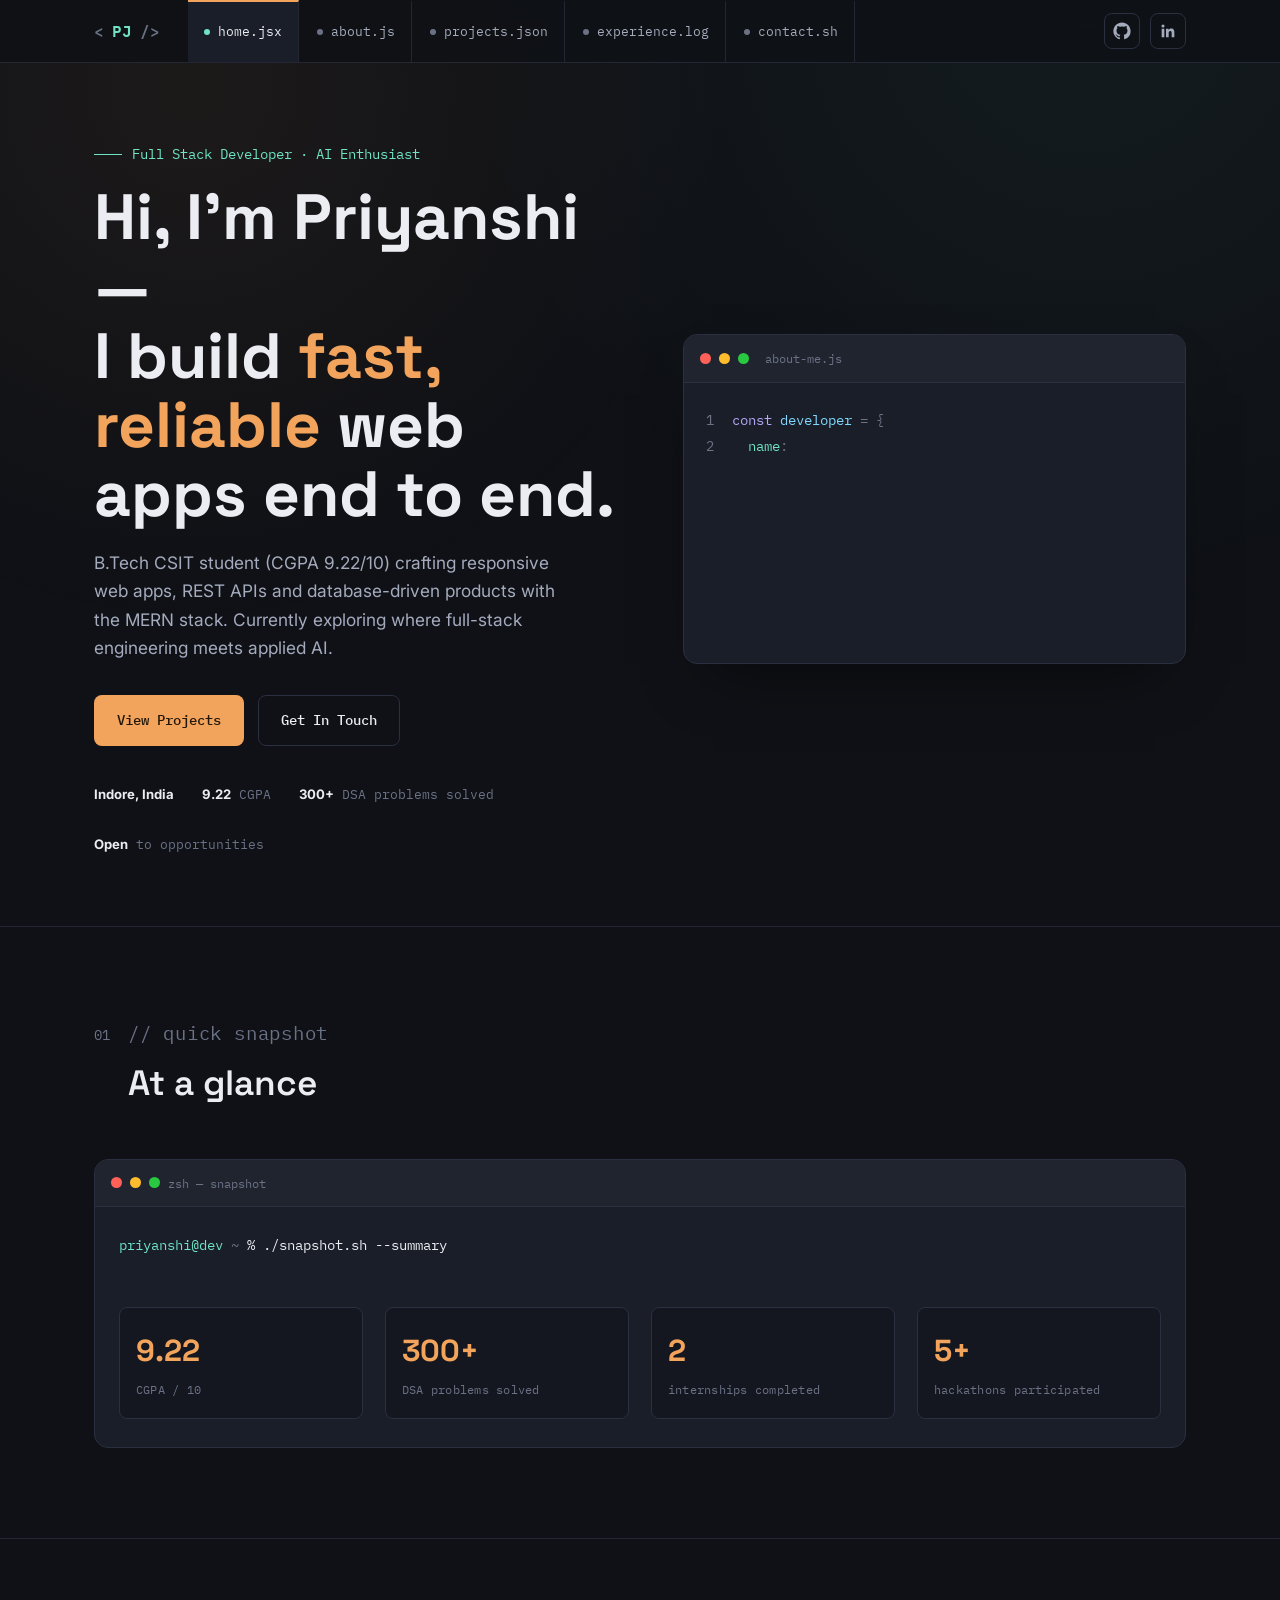
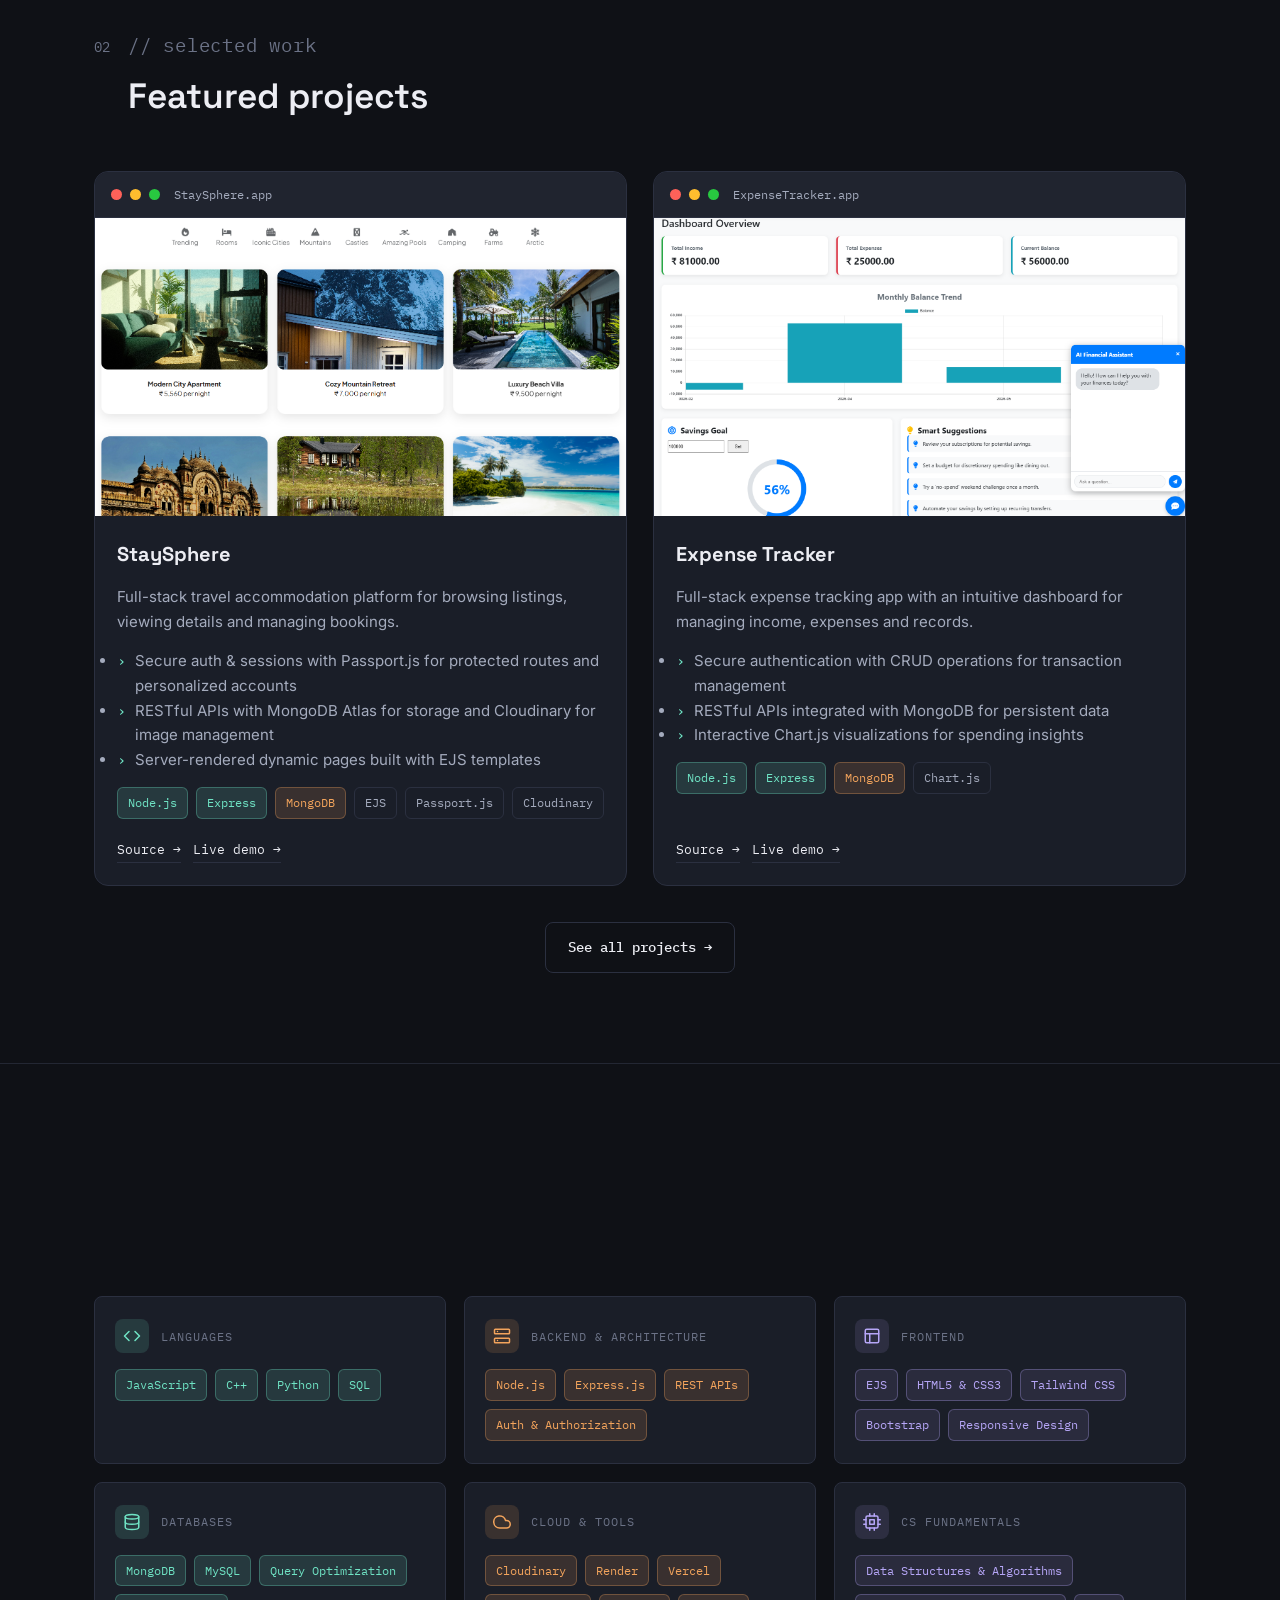
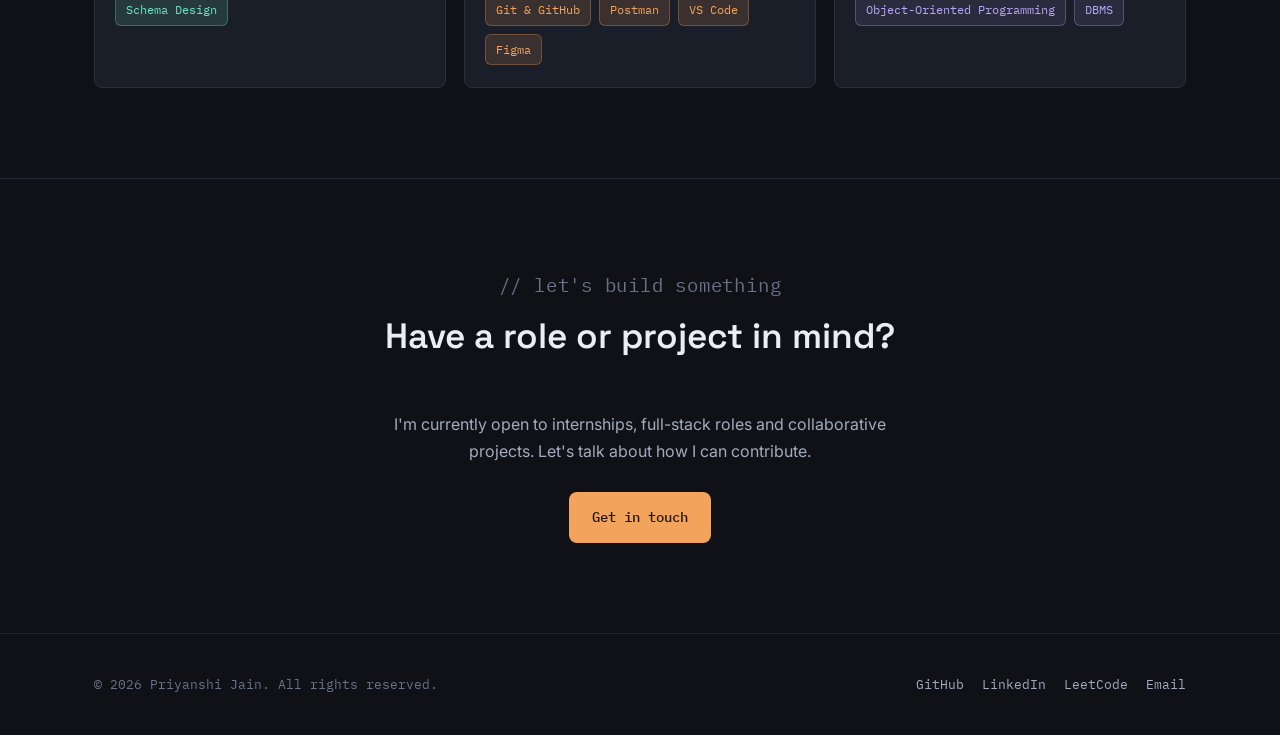
<file: index.html>
<!DOCTYPE html>
<html lang="en">
<head>
  <meta charset="UTF-8">
  <meta name="viewport" content="width=device-width, initial-scale=1.0">
  <title>Priyanshi Jain — Full Stack Developer</title>
  <meta name="description" content="Portfolio of Priyanshi Jain, Full Stack Developer skilled in Node.js, Express, MongoDB and React, building scalable web apps.">
  <link rel="stylesheet" href="style.css">
</head>
<body>

  <!-- ============ NAV ============ -->
  <header class="topbar">
    <div class="topbar__inner">
      <a href="index.html" class="logo">
        <span class="logo-bracket">&lt;</span><span class="logo-name">PJ</span><span class="logo-bracket">/&gt;</span>
      </a>
      <nav class="tabs" aria-label="Site sections">
        <a href="index.html" class="tab is-active"><span class="dot"></span>home.jsx</a>
        <a href="about.html" class="tab"><span class="dot"></span>about.js</a>
        <a href="projects.html" class="tab"><span class="dot"></span>projects.json</a>
        <a href="experience.html" class="tab"><span class="dot"></span>experience.log</a>
        <a href="contact.html" class="tab"><span class="dot"></span>contact.sh</a>
      </nav>
      <div class="topbar__cta">
        <a href="https://github.com/Priyanshi231" class="icon-link" aria-label="GitHub profile" target="_blank" rel="noopener">
          <svg viewBox="0 0 24 24" fill="currentColor"><path d="M12 .5C5.65.5.5 5.65.5 12c0 5.08 3.29 9.39 7.86 10.91.57.1.78-.25.78-.55 0-.27-.01-1.17-.01-2.12-3.2.7-3.88-1.36-3.88-1.36-.52-1.33-1.28-1.69-1.28-1.69-1.04-.71.08-.69.08-.69 1.15.08 1.76 1.18 1.76 1.18 1.03 1.76 2.7 1.25 3.36.96.1-.74.4-1.25.73-1.54-2.55-.29-5.23-1.28-5.23-5.68 0-1.26.45-2.28 1.18-3.09-.12-.29-.51-1.46.11-3.04 0 0 .96-.31 3.15 1.18a10.9 10.9 0 0 1 5.74 0c2.19-1.49 3.15-1.18 3.15-1.18.62 1.58.23 2.75.11 3.04.74.81 1.18 1.83 1.18 3.09 0 4.41-2.69 5.38-5.25 5.67.41.36.78 1.07.78 2.16 0 1.56-.01 2.81-.01 3.19 0 .31.21.66.79.55A11.51 11.51 0 0 0 23.5 12c0-6.35-5.15-11.5-11.5-11.5Z"/></svg>
        </a>
        <a href="https://www.linkedin.com/in/priyanshi-jain-4a91b1271/" class="icon-link" aria-label="LinkedIn profile" target="_blank" rel="noopener">
          <svg viewBox="0 0 24 24" fill="currentColor"><path d="M20.45 20.45h-3.55v-5.57c0-1.33-.02-3.04-1.85-3.04-1.85 0-2.14 1.45-2.14 2.94v5.67H9.36V9h3.41v1.56h.05c.48-.9 1.64-1.85 3.38-1.85 3.6 0 4.27 2.37 4.27 5.46v6.28ZM5.34 7.43a2.06 2.06 0 1 1 0-4.12 2.06 2.06 0 0 1 0 4.12ZM7.12 20.45H3.56V9h3.56v11.45Z"/></svg>
        </a>
      </div>
    </div>
  </header>

  <!-- ============ HERO ============ -->
  <section class="hero">
    <div class="container hero__grid">
      <div class="reveal">
        <p class="eyebrow">Full Stack Developer · AI Enthusiast</p>
        <h1>Hi, I'm Priyanshi —<br>I build <span class="accent">fast, reliable</span> web apps end to end.</h1>
        <p class="lead">
          B.Tech CSIT student (CGPA 9.22/10) crafting responsive web apps, REST APIs and
          database-driven products with the MERN stack. Currently exploring where full-stack
          engineering meets applied AI.
        </p>
        <div class="hero__actions">
          <a href="projects.html" class="btn btn--primary">View Projects</a>
          <a href="contact.html" class="btn btn--ghost">Get In Touch</a>

        </div>
        <div class="hero__meta">
          <span><strong>Indore, India</strong></span>
          <span><strong>9.22</strong> CGPA</span>
          <span><strong>300+</strong> DSA problems solved</span>
          <span><strong>Open</strong> to opportunities</span>
        </div>
      </div>

      <div class="reveal">
        <div class="code-window">
          <div class="code-window__bar">
            <span class="tl tl--red"></span>
            <span class="tl tl--yellow"></span>
            <span class="tl tl--green"></span>
            <span class="code-window__filename">about-me.js</span>
          </div>
          <div class="code-window__body" id="typewriter"></div>
        </div>
      </div>
    </div>
  </section>

  <!-- ============ STATS ============ -->
  <section>
    <div class="container reveal">
      <div class="gutter">
        <span class="gutter__line">01</span>
        <h2 class="gutter__title"><span class="comment">// quick snapshot</span>At a glance</h2>
      </div>

      <div class="terminal">
        <div class="terminal__bar">
          <span class="tl tl--red"></span>
          <span class="tl tl--yellow"></span>
          <span class="tl tl--green"></span>
          <span>zsh — snapshot</span>
        </div>
        <div class="terminal__body">
          <p><span class="terminal__prompt">priyanshi@dev</span> <span class="tok-punc">~</span> <span class="terminal__cmd">% ./snapshot.sh --summary</span></p>
        </div>
        <div class="stat-grid" style="padding:0 24px 28px;">
          <div class="stat">
            <div class="stat__num">9.22</div>
            <div class="stat__label">CGPA / 10</div>
          </div>
          <div class="stat">
            <div class="stat__num">300+</div>
            <div class="stat__label">DSA problems solved</div>
          </div>
          <div class="stat">
            <div class="stat__num">2</div>
            <div class="stat__label">internships completed</div>
          </div>
          <div class="stat">
            <div class="stat__num">5+</div>
            <div class="stat__label">hackathons participated</div>
          </div>
        </div>
      </div>
    </div>
  </section>

  <!-- ============ FEATURED PROJECTS ============ -->
  <section>
    <div class="container">
      <div class="gutter reveal">
        <span class="gutter__line">02</span>
        <h2 class="gutter__title"><span class="comment">// selected work</span>Featured projects</h2>
      </div>

      <div class="grid-2">
        <article class="card reveal">
          <div class="card__bar">
            <span class="tl tl--red"></span>
            <span class="tl tl--yellow"></span>
            <span class="tl tl--green"></span>
            <span class="card__filename">StaySphere.app</span>
          </div>
          <div class="card__media">
             <img src="images/projects/staysphere.png" alt="StaySphere booking platform screenshot">
          </div>
          <div class="card__body">
            <h3 class="card__title">StaySphere</h3>
            <p class="card__desc">Full-stack travel accommodation platform for browsing listings, viewing details and managing bookings.</p>
            <ul class="card__desc">
              <li>Secure auth &amp; sessions with Passport.js for protected routes and personalized accounts</li>
              <li>RESTful APIs with MongoDB Atlas for storage and Cloudinary for image management</li>
              <li>Server-rendered dynamic pages built with EJS templates</li>
            </ul>
            <div class="tag-row">
              <span class="tag tag--mint">Node.js</span>
              <span class="tag tag--mint">Express</span>
              <span class="tag tag--amber">MongoDB</span>
              <span class="tag">EJS</span>
              <span class="tag">Passport.js</span>
              <span class="tag">Cloudinary</span>
            </div>
            <div class="card__links">
              <!-- Update with your actual repo link -->
              <a href="https://github.com/Priyanshi231/StaySphere" target="_blank" rel="noopener">Source →</a>
              <!-- Add your deployed link -->
              <a href="https://staysphere-huaz.onrender.com/" target="_blank" rel="noopener">Live demo →</a>
            </div>
          </div>
        </article>

        <article class="card reveal">
          <div class="card__bar">
            <span class="tl tl--red"></span>
            <span class="tl tl--yellow"></span>
            <span class="tl tl--green"></span>
            <span class="card__filename">ExpenseTracker.app</span>
          </div>
          <div class="card__media">
              <img src="images/projects/expense-tracker.png" alt="Expense Tracker dashboard screenshot">
          </div>
          <div class="card__body">
            <h3 class="card__title">Expense Tracker</h3>
            <p class="card__desc">Full-stack expense tracking app with an intuitive dashboard for managing income, expenses and records.</p>
            <ul class="card__desc">
              <li>Secure authentication with CRUD operations for transaction management</li>
              <li>RESTful APIs integrated with MongoDB for persistent data</li>
              <li>Interactive Chart.js visualizations for spending insights</li>
            </ul>
            <div class="tag-row">
              <span class="tag tag--mint">Node.js</span>
              <span class="tag tag--mint">Express</span>
              <span class="tag tag--amber">MongoDB</span>
              <span class="tag">Chart.js</span>
            </div>
            <div class="card__links">
              <!-- Update with your actual repo link -->
              <a href="https://github.com/Priyanshi231/Expense_Tracker" target="_blank" rel="noopener">Source →</a>
              <!-- Add your deployed link -->
              <a href="#" target="_blank" rel="noopener">Live demo →</a>
            </div>
          </div>
        </article>
      </div>

      <div style="text-align:center; margin-top:36px;">
        <a href="projects.html" class="btn btn--ghost">See all projects →</a>
      </div>
    </div>
  </section>

  <!-- ============ SKILLS PREVIEW ============ -->
  <section>
    <div class="container">
      <div class="gutter reveal">
        <span class="gutter__line">03</span>
        <h2 class="gutter__title"><span class="comment">// toolkit</span>Languages &amp; tools I work with</h2>
      </div>

      <div class="skills-grid reveal">
        <div class="skill-group">
          <div class="skill-group__head">
            <span class="skill-group__icon">
              <svg viewBox="0 0 24 24" fill="none" stroke="currentColor" stroke-width="2" stroke-linecap="round" stroke-linejoin="round"><polyline points="16 18 22 12 16 6"/><polyline points="8 6 2 12 8 18"/></svg>
            </span>
            <div class="skill-group__title">Languages</div>
          </div>
          <div class="skill-pills">
            <span class="tag tag--mint">JavaScript</span>
            <span class="tag tag--mint">C++</span>
            <span class="tag tag--mint">Python</span>
            <span class="tag tag--mint">SQL</span>
          </div>
        </div>

        <div class="skill-group skill-group--amber">
          <div class="skill-group__head">
            <span class="skill-group__icon">
              <svg viewBox="0 0 24 24" fill="none" stroke="currentColor" stroke-width="2" stroke-linecap="round" stroke-linejoin="round"><rect x="2" y="3" width="20" height="6" rx="1"/><rect x="2" y="15" width="20" height="6" rx="1"/><line x1="6" y1="6" x2="6" y2="6"/><line x1="6" y1="18" x2="6" y2="18"/></svg>
            </span>
            <div class="skill-group__title">Backend &amp; Architecture</div>
          </div>
          <div class="skill-pills">
            <span class="tag tag--amber">Node.js</span>
            <span class="tag tag--amber">Express.js</span>
            <span class="tag tag--amber">REST APIs</span>
            <span class="tag tag--amber">Auth &amp; Authorization</span>
          </div>
        </div>

        <div class="skill-group skill-group--violet">
          <div class="skill-group__head">
            <span class="skill-group__icon">
              <svg viewBox="0 0 24 24" fill="none" stroke="currentColor" stroke-width="2" stroke-linecap="round" stroke-linejoin="round"><rect x="3" y="3" width="18" height="18" rx="2"/><line x1="3" y1="9" x2="21" y2="9"/><line x1="9" y1="21" x2="9" y2="9"/></svg>
            </span>
            <div class="skill-group__title">Frontend</div>
          </div>
          <div class="skill-pills">
            <span class="tag tag--violet">EJS</span>
            <span class="tag tag--violet">HTML5 &amp; CSS3</span>
            <span class="tag tag--violet">Tailwind CSS</span>
            <span class="tag tag--violet">Bootstrap</span>
            <span class="tag tag--violet">Responsive Design</span>
          </div>
        </div>

        <div class="skill-group">
          <div class="skill-group__head">
            <span class="skill-group__icon">
              <svg viewBox="0 0 24 24" fill="none" stroke="currentColor" stroke-width="2" stroke-linecap="round" stroke-linejoin="round"><ellipse cx="12" cy="5" rx="9" ry="3"/><path d="M21 12c0 1.66-4 3-9 3s-9-1.34-9-3"/><path d="M3 5v14c0 1.66 4 3 9 3s9-1.34 9-3V5"/></svg>
            </span>
            <div class="skill-group__title">Databases</div>
          </div>
          <div class="skill-pills">
            <span class="tag tag--mint">MongoDB</span>
            <span class="tag tag--mint">MySQL</span>
            <span class="tag tag--mint">Query Optimization</span>
            <span class="tag tag--mint">Schema Design</span>
          </div>
        </div>

        <div class="skill-group skill-group--amber">
          <div class="skill-group__head">
            <span class="skill-group__icon">
              <svg viewBox="0 0 24 24" fill="none" stroke="currentColor" stroke-width="2" stroke-linecap="round" stroke-linejoin="round"><path d="M18 10h-1.26A8 8 0 1 0 9 20h9a5 5 0 0 0 0-10z"/></svg>
            </span>
            <div class="skill-group__title">Cloud &amp; Tools</div>
          </div>
          <div class="skill-pills">
            <span class="tag tag--amber">Cloudinary</span>
            <span class="tag tag--amber">Render</span>
            <span class="tag tag--amber">Vercel</span>
            <span class="tag tag--amber">Git &amp; GitHub</span>
            <span class="tag tag--amber">Postman</span>
            <span class="tag tag--amber">VS Code</span>
            <span class="tag tag--amber">Figma</span>
          </div>
        </div>

        <div class="skill-group skill-group--violet">
          <div class="skill-group__head">
            <span class="skill-group__icon">
              <svg viewBox="0 0 24 24" fill="none" stroke="currentColor" stroke-width="2" stroke-linecap="round" stroke-linejoin="round"><rect x="4" y="4" width="16" height="16" rx="2"/><rect x="9" y="9" width="6" height="6"/><line x1="9" y1="1" x2="9" y2="4"/><line x1="15" y1="1" x2="15" y2="4"/><line x1="9" y1="20" x2="9" y2="23"/><line x1="15" y1="20" x2="15" y2="23"/><line x1="1" y1="9" x2="4" y2="9"/><line x1="1" y1="15" x2="4" y2="15"/><line x1="20" y1="9" x2="23" y2="9"/><line x1="20" y1="15" x2="23" y2="15"/></svg>
            </span>
            <div class="skill-group__title">CS Fundamentals</div>
          </div>
          <div class="skill-pills">
            <span class="tag tag--violet">Data Structures &amp; Algorithms</span>
            <span class="tag tag--violet">Object-Oriented Programming</span>
            <span class="tag tag--violet">DBMS</span>
          </div>
        </div>
      </div>
    </div>
  </section>

  <!-- ============ CTA ============ -->
  <section>
    <div class="container reveal" style="text-align:center;">
      <div class="gutter" style="justify-content:center;">
        <h2 class="gutter__title"><span class="comment">// let's build something</span>Have a role or project in mind?</h2>
      </div>
      <p style="color:var(--text-dim); max-width:520px; margin:0 auto 28px;">
        I'm currently open to internships, full-stack roles and collaborative projects.
        Let's talk about how I can contribute.
      </p>
      <a href="contact.html" class="btn btn--primary">Get in touch</a>
    </div>
  </section>

  <!-- ============ FOOTER ============ -->
  <footer class="footer">
    <div class="container footer__inner">
      <p class="footer__text">© 2026 Priyanshi Jain. All rights reserved.</p>
      <div class="footer__links">
        <a href="https://github.com/Priyanshi231" target="_blank" rel="noopener">GitHub</a>
        <a href="https://www.linkedin.com/in/priyanshi-jain-4a91b1271/" target="_blank" rel="noopener">LinkedIn</a>
        <a href="https://leetcode.com/u/Priyanshi2304/" target="_blank" rel="noopener">LeetCode</a>
        <a href="mailto:priyanshijain1666@gmail.com">Email</a>
      </div>
    </div>
  </footer>

  <script src="script.js"></script>
</body>
</html>
</file>
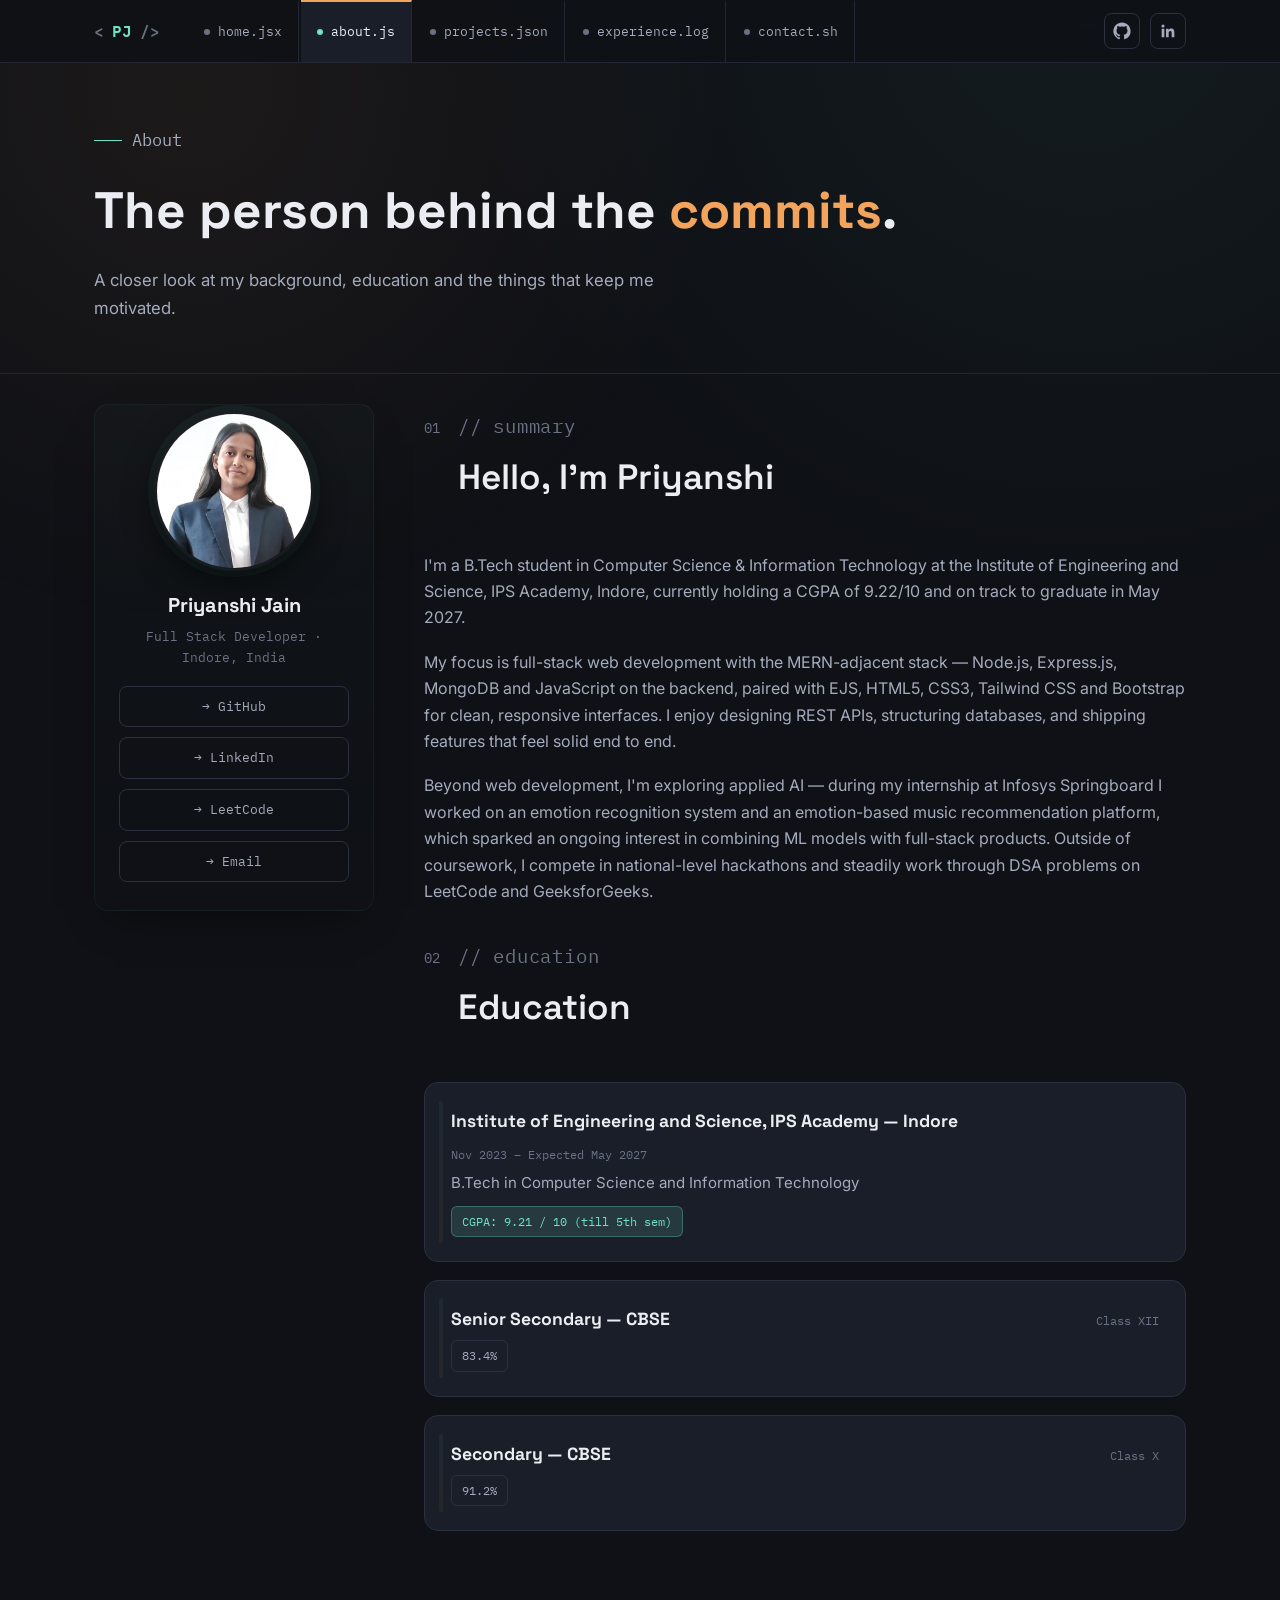
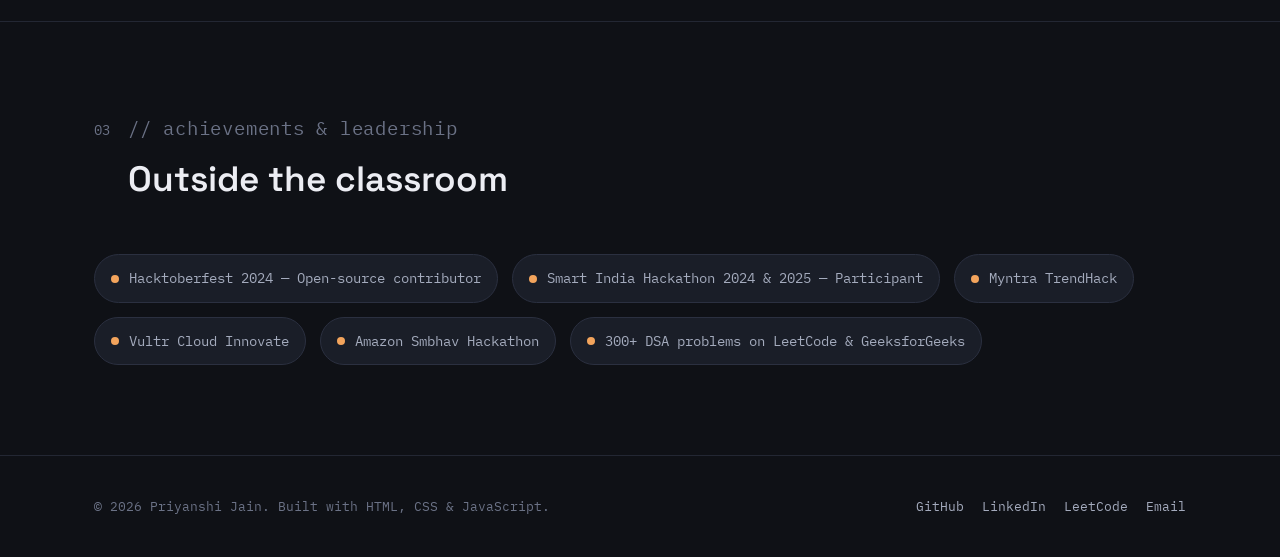
<file: about.html>
<!DOCTYPE html>
<html lang="en">
<head>
  <meta charset="UTF-8">
  <meta name="viewport" content="width=device-width, initial-scale=1.0">
  <title>About — Priyanshi Jain</title>
  <meta name="description" content="About Priyanshi Jain — B.Tech CSIT student, Full Stack Developer and AI enthusiast based in Indore, India.">
  <link rel="stylesheet" href="style.css">
</head>
<body>

  <!-- ============ NAV ============ -->
  <header class="topbar">
    <div class="topbar__inner">
      <a href="index.html" class="logo">
        <span class="logo-bracket">&lt;</span><span class="logo-name">PJ</span><span class="logo-bracket">/&gt;</span>
      </a>
      <nav class="tabs" aria-label="Site sections">
        <a href="index.html" class="tab"><span class="dot"></span>home.jsx</a>
        <a href="about.html" class="tab is-active"><span class="dot"></span>about.js</a>
        <a href="projects.html" class="tab"><span class="dot"></span>projects.json</a>
        <a href="experience.html" class="tab"><span class="dot"></span>experience.log</a>
        <a href="contact.html" class="tab"><span class="dot"></span>contact.sh</a>
      </nav>
      <div class="topbar__cta">
        <a href="https://github.com/Priyanshi231" class="icon-link" aria-label="GitHub profile" target="_blank" rel="noopener">
          <svg viewBox="0 0 24 24" fill="currentColor"><path d="M12 .5C5.65.5.5 5.65.5 12c0 5.08 3.29 9.39 7.86 10.91.57.1.78-.25.78-.55 0-.27-.01-1.17-.01-2.12-3.2.7-3.88-1.36-3.88-1.36-.52-1.33-1.28-1.69-1.28-1.69-1.04-.71.08-.69.08-.69 1.15.08 1.76 1.18 1.76 1.18 1.03 1.76 2.7 1.25 3.36.96.1-.74.4-1.25.73-1.54-2.55-.29-5.23-1.28-5.23-5.68 0-1.26.45-2.28 1.18-3.09-.12-.29-.51-1.46.11-3.04 0 0 .96-.31 3.15 1.18a10.9 10.9 0 0 1 5.74 0c2.19-1.49 3.15-1.18 3.15-1.18.62 1.58.23 2.75.11 3.04.74.81 1.18 1.83 1.18 3.09 0 4.41-2.69 5.38-5.25 5.67.41.36.78 1.07.78 2.16 0 1.56-.01 2.81-.01 3.19 0 .31.21.66.79.55A11.51 11.51 0 0 0 23.5 12c0-6.35-5.15-11.5-11.5-11.5Z"/></svg>
        </a>
        <a href="https://www.linkedin.com/in/priyanshi-jain-4a91b1271/" class="icon-link" aria-label="LinkedIn profile" target="_blank" rel="noopener">
          <svg viewBox="0 0 24 24" fill="currentColor"><path d="M20.45 20.45h-3.55v-5.57c0-1.33-.02-3.04-1.85-3.04-1.85 0-2.14 1.45-2.14 2.94v5.67H9.36V9h3.41v1.56h.05c.48-.9 1.64-1.85 3.38-1.85 3.6 0 4.27 2.37 4.27 5.46v6.28ZM5.34 7.43a2.06 2.06 0 1 1 0-4.12 2.06 2.06 0 0 1 0 4.12ZM7.12 20.45H3.56V9h3.56v11.45Z"/></svg>
        </a>
      </div>
    </div>
  </header>

  <!-- ============ PAGE HEADER ============ -->
  <section class="page-header" style="padding-bottom:50px;">
    <div class="container reveal">
      <p class="eyebrow">About</p>
      <h1>The person behind the <span class="accent" style="color:var(--amber);">commits</span>.</h1>
      <p>A closer look at my background, education and the things that keep me motivated.</p>
    </div>
  </section>

  <!-- ============ PROFILE + BIO ============ -->
  <section style="padding-top:30px;">
    <div class="container about-grid">

      <aside class="profile-card reveal">
        <img src="images/profile.jpg" alt="Priyanshi Jain" class="profile-avatar" loading="lazy"> 
        <h3>Priyanshi Jain</h3>
        <p>Full Stack Developer · Indore, India</p>

        <div class="social-list">
          <a href="https://github.com/Priyanshi231" target="_blank" rel="noopener">→ GitHub</a>
          <a href="https://www.linkedin.com/in/priyanshi-jain-4a91b1271/" target="_blank" rel="noopener">→ LinkedIn</a>
          <a href="https://leetcode.com/u/Priyanshi2304/" target="_blank" rel="noopener">→ LeetCode</a>
          <a href="mailto:priyanshijain1666@gmail.com">→ Email</a>
        </div>
      </aside>

      <div class="reveal">
        <div class="gutter">
          <span class="gutter__line">01</span>
          <h2 class="gutter__title"><span class="comment">// summary</span>Hello, I'm Priyanshi</h2>
        </div>
        <p style="color:var(--text-dim); margin-bottom:18px;">
          I'm a B.Tech student in Computer Science &amp; Information Technology at the Institute of
          Engineering and Science, IPS Academy, Indore, currently holding a CGPA of 9.22/10 and
          on track to graduate in May 2027.
        </p>
        <p style="color:var(--text-dim); margin-bottom:18px;">
          My focus is full-stack web development with the MERN-adjacent stack — Node.js,
          Express.js, MongoDB and JavaScript on the backend, paired with EJS, HTML5, CSS3,
          Tailwind CSS and Bootstrap for clean, responsive interfaces. I enjoy designing REST
          APIs, structuring databases, and shipping features that feel solid end to end.
        </p>
        <p style="color:var(--text-dim); margin-bottom:36px;">
          Beyond web development, I'm exploring applied AI — during my internship at Infosys
          Springboard I worked on an emotion recognition system and an emotion-based music
          recommendation platform, which sparked an ongoing interest in combining ML models
          with full-stack products. Outside of coursework, I compete in national-level
          hackathons and steadily work through DSA problems on LeetCode and GeeksforGeeks.
        </p>

        <!-- ============ EDUCATION ============ -->
        <div class="gutter">
          <span class="gutter__line">02</span>
          <h2 class="gutter__title"><span class="comment">// education</span>Education</h2>
        </div>

        <div class="edu-card">
          <div class="edu-card__top">
            <span class="edu-card__school">Institute of Engineering and Science, IPS Academy — Indore</span>
            <span class="edu-card__date">Nov 2023 – Expected May 2027</span>
          </div>
          <p class="edu-card__degree">B.Tech in Computer Science and Information Technology</p>
          <div class="edu-card__scores">
            <span class="tag tag--mint">CGPA: 9.21 / 10 (till 5th sem)</span>
          </div>
        </div>

        <div class="edu-card">
          <div class="edu-card__top">
            <span class="edu-card__school">Senior Secondary — CBSE</span>
            <span class="edu-card__date">Class XII</span>
          </div>
          <div class="edu-card__scores">
            <span class="tag">83.4%</span>
          </div>
        </div>

        <div class="edu-card" style="margin-bottom:0;">
          <div class="edu-card__top">
            <span class="edu-card__school">Secondary — CBSE</span>
            <span class="edu-card__date">Class X</span>
          </div>
          <div class="edu-card__scores">
            <span class="tag">91.2%</span>
          </div>
        </div>
      </div>
    </div>
  </section>

  <!-- ============ ACHIEVEMENTS ============ -->
  <section>
    <div class="container reveal">
      <div class="gutter">
        <span class="gutter__line">03</span>
        <h2 class="gutter__title"><span class="comment">// achievements &amp; leadership</span>Outside the classroom</h2>
      </div>

      <div class="badge-grid">
        <span class="badge"><span class="badge__icon"></span>Hacktoberfest 2024 — Open-source contributor</span>
        <span class="badge"><span class="badge__icon"></span>Smart India Hackathon 2024 &amp; 2025 — Participant</span>
        <span class="badge"><span class="badge__icon"></span>Myntra TrendHack</span>
        <span class="badge"><span class="badge__icon"></span>Vultr Cloud Innovate</span>
        <span class="badge"><span class="badge__icon"></span>Amazon Smbhav Hackathon</span>
        <span class="badge"><span class="badge__icon"></span>300+ DSA problems on LeetCode &amp; GeeksforGeeks</span>
      </div>
    </div>
  </section>

  <!-- ============ FOOTER ============ -->
  <footer class="footer">
    <div class="container footer__inner">
      <p class="footer__text">© 2026 Priyanshi Jain. Built with HTML, CSS &amp; JavaScript.</p>
      <div class="footer__links">
        <a href="https://github.com/Priyanshi231" target="_blank" rel="noopener">GitHub</a>
        <a href="https://www.linkedin.com/in/priyanshi-jain-4a91b1271/" target="_blank" rel="noopener">LinkedIn</a>
        <a href="https://leetcode.com/u/Priyanshi2304/" target="_blank" rel="noopener">LeetCode</a>
        <a href="mailto:priyanshijain1666@gmail.com">Email</a>
      </div>
    </div>
  </footer>

  <script src="script.js"></script>
</body>
</html>
</file>
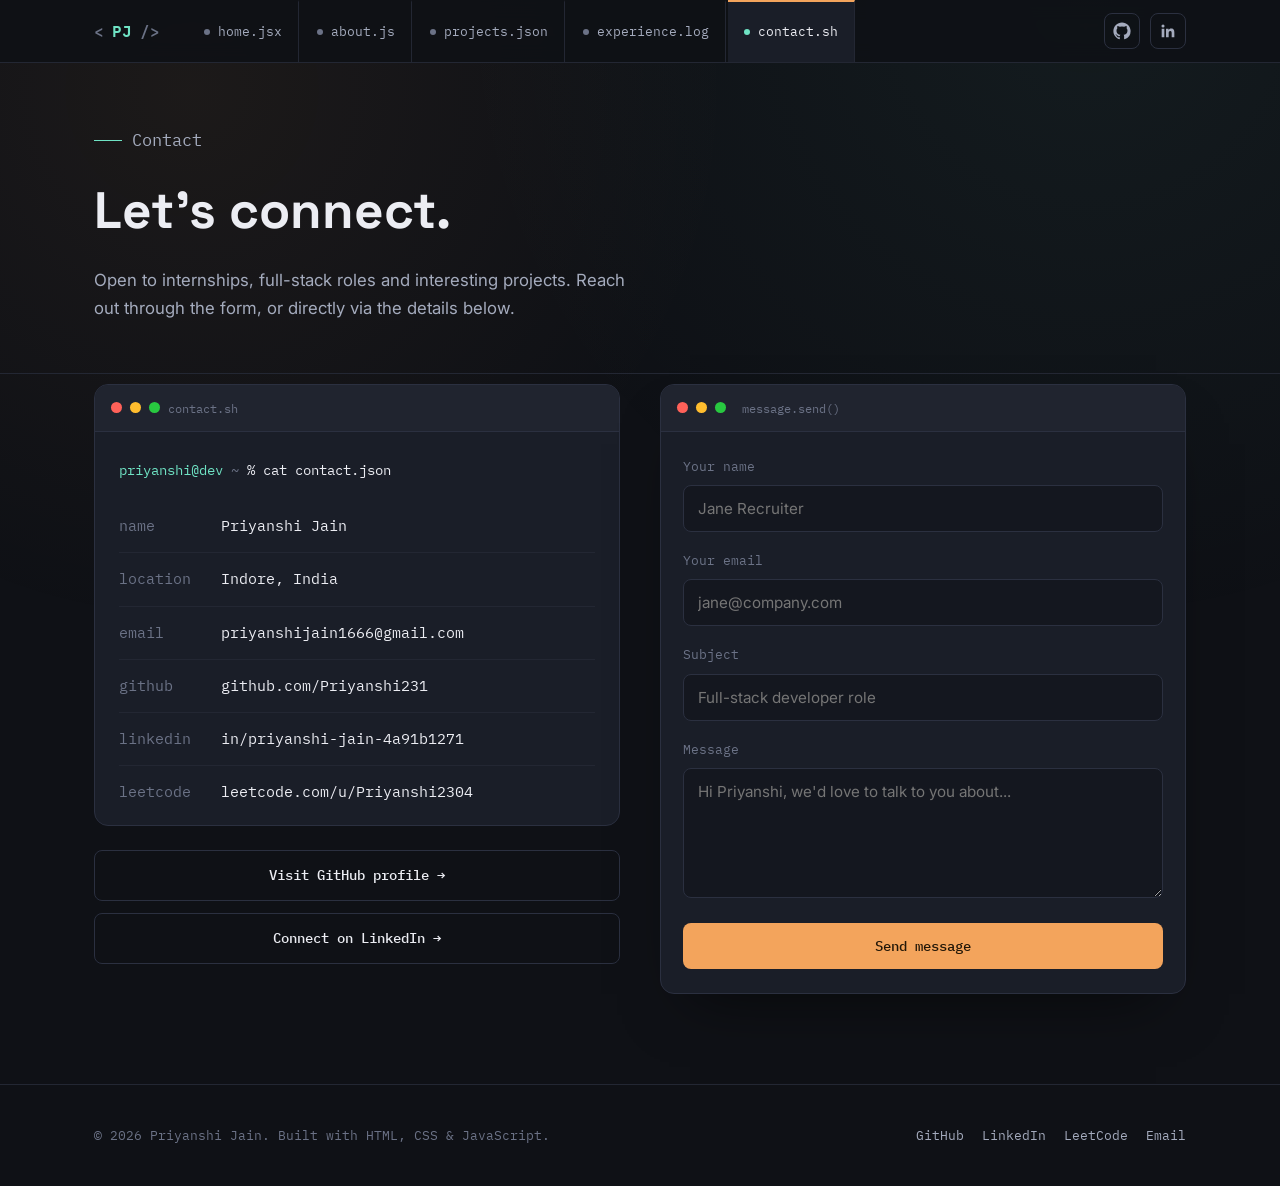
<file: contact.html>
<!DOCTYPE html>
<html lang="en">
<head>
  <meta charset="UTF-8">
  <meta name="viewport" content="width=device-width, initial-scale=1.0">
  <title>Contact — Priyanshi Jain</title>
  <meta name="description" content="Get in touch with Priyanshi Jain — Full Stack Developer based in Indore, India.">
  <link rel="stylesheet" href="style.css">
</head>
<body>

  <!-- ============ NAV ============ -->
  <header class="topbar">
    <div class="topbar__inner">
      <a href="index.html" class="logo">
        <span class="logo-bracket">&lt;</span><span class="logo-name">PJ</span><span class="logo-bracket">/&gt;</span>
      </a>
      <nav class="tabs" aria-label="Site sections">
        <a href="index.html" class="tab"><span class="dot"></span>home.jsx</a>
        <a href="about.html" class="tab"><span class="dot"></span>about.js</a>
        <a href="projects.html" class="tab"><span class="dot"></span>projects.json</a>
        <a href="experience.html" class="tab"><span class="dot"></span>experience.log</a>
        <a href="contact.html" class="tab is-active"><span class="dot"></span>contact.sh</a>
      </nav>
      <div class="topbar__cta">
        <a href="https://github.com/Priyanshi231" class="icon-link" aria-label="GitHub profile" target="_blank" rel="noopener">
          <svg viewBox="0 0 24 24" fill="currentColor"><path d="M12 .5C5.65.5.5 5.65.5 12c0 5.08 3.29 9.39 7.86 10.91.57.1.78-.25.78-.55 0-.27-.01-1.17-.01-2.12-3.2.7-3.88-1.36-3.88-1.36-.52-1.33-1.28-1.69-1.28-1.69-1.04-.71.08-.69.08-.69 1.15.08 1.76 1.18 1.76 1.18 1.03 1.76 2.7 1.25 3.36.96.1-.74.4-1.25.73-1.54-2.55-.29-5.23-1.28-5.23-5.68 0-1.26.45-2.28 1.18-3.09-.12-.29-.51-1.46.11-3.04 0 0 .96-.31 3.15 1.18a10.9 10.9 0 0 1 5.74 0c2.19-1.49 3.15-1.18 3.15-1.18.62 1.58.23 2.75.11 3.04.74.81 1.18 1.83 1.18 3.09 0 4.41-2.69 5.38-5.25 5.67.41.36.78 1.07.78 2.16 0 1.56-.01 2.81-.01 3.19 0 .31.21.66.79.55A11.51 11.51 0 0 0 23.5 12c0-6.35-5.15-11.5-11.5-11.5Z"/></svg>
        </a>
        <a href="https://www.linkedin.com/in/priyanshi-jain-4a91b1271/" class="icon-link" aria-label="LinkedIn profile" target="_blank" rel="noopener">
          <svg viewBox="0 0 24 24" fill="currentColor"><path d="M20.45 20.45h-3.55v-5.57c0-1.33-.02-3.04-1.85-3.04-1.85 0-2.14 1.45-2.14 2.94v5.67H9.36V9h3.41v1.56h.05c.48-.9 1.64-1.85 3.38-1.85 3.6 0 4.27 2.37 4.27 5.46v6.28ZM5.34 7.43a2.06 2.06 0 1 1 0-4.12 2.06 2.06 0 0 1 0 4.12ZM7.12 20.45H3.56V9h3.56v11.45Z"/></svg>
        </a>
      </div>
    </div>
  </header>

  <!-- ============ PAGE HEADER ============ -->
  <section class="page-header" style="padding-bottom:50px;">
    <div class="container reveal">
      <p class="eyebrow">Contact</p>
      <h1>Let's <span class="accent">connect</span>.</h1>
      <p>Open to internships, full-stack roles and interesting projects. Reach out
        through the form, or directly via the details below.</p>
    </div>
  </section>

  <!-- ============ CONTACT GRID ============ -->
  <section style="padding-top:10px;">
    <div class="container contact-grid">

      <!-- Direct details -->
      <div class="reveal">
        <div class="terminal">
          <div class="terminal__bar">
            <span class="tl tl--red"></span>
            <span class="tl tl--yellow"></span>
            <span class="tl tl--green"></span>
            <span>contact.sh</span>
          </div>
          <div class="terminal__body" style="padding-bottom:6px;">
            <p style="margin-bottom:18px;"><span class="terminal__prompt">priyanshi@dev</span> <span class="tok-punc">~</span> <span class="terminal__cmd">% cat contact.json</span></p>

            <div class="contact-line">
              <span class="k">name</span>
              <span class="v">Priyanshi Jain</span>
            </div>
            <div class="contact-line">
              <span class="k">location</span>
              <span class="v">Indore, India</span>
            </div>
            <div class="contact-line">
              <span class="k">email</span>
              <span class="v"><a href="mailto:priyanshijain1666@gmail.com">priyanshijain1666@gmail.com</a></span>
            </div>
            <div class="contact-line">
              <span class="k">github</span>
              <span class="v"><a href="https://github.com/Priyanshi231" target="_blank" rel="noopener">github.com/Priyanshi231</a></span>
            </div>
            <div class="contact-line">
              <span class="k">linkedin</span>
              <span class="v"><a href="https://www.linkedin.com/in/priyanshi-jain-4a91b1271/" target="_blank" rel="noopener">in/priyanshi-jain-4a91b1271</a></span>
            </div>
            <div class="contact-line" style="border-bottom:none;">
              <span class="k">leetcode</span>
              <span class="v"><a href="https://leetcode.com/u/Priyanshi2304/" target="_blank" rel="noopener">leetcode.com/u/Priyanshi2304</a></span>
            </div>
          </div>
        </div>

        <div style="margin-top:24px; display:flex; flex-direction:column; gap:12px;">
          <a href="https://github.com/Priyanshi231" class="btn btn--ghost btn--block" target="_blank" rel="noopener">Visit GitHub profile →</a>
          <a href="https://www.linkedin.com/in/priyanshi-jain-4a91b1271/" class="btn btn--ghost btn--block" target="_blank" rel="noopener">Connect on LinkedIn →</a>
        </div>
      </div>

      <!-- Form -->
      <div class="reveal">
        <div class="code-window">
          <div class="code-window__bar">
            <span class="tl tl--red"></span>
            <span class="tl tl--yellow"></span>
            <span class="tl tl--green"></span>
            <span class="code-window__filename">message.send()</span>
          </div>
          <div style="padding:24px 22px;">
            <form id="contact-form" action="https://api.web3forms.com/submit" method="POST" target="hidden-iframe">
              <input type="hidden" name="access_key" value="001e6cf7-154b-48d2-8716-62231fff7843">
              <input type="hidden" name="subject" value="New message from portfolio site">
              <input type="hidden" name="from_name" value="Portfolio Contact Form">
              <div class="field">
                <label for="name">Your name</label>
                <input type="text" id="name" name="name" placeholder="Jane Recruiter" required>
              </div>
              <div class="field">
                <label for="email">Your email</label>
                <input type="email" id="email" name="email" placeholder="jane@company.com" required>
              </div>
              <div class="field">
                <label for="subject">Subject</label>
                <input type="text" id="subject" name="message_subject" placeholder="Full-stack developer role">
              </div>
              <div class="field">
                <label for="message">Message</label>
                <textarea id="message" name="message" placeholder="Hi Priyanshi, we'd love to talk to you about..." required></textarea>
              </div>
              <button type="submit" class="btn btn--primary btn--block" id="contact-submit">Send message</button>
              <p id="contact-status" style="margin-top:14px; font-family:var(--font-mono); font-size:0.85rem; display:none;"></p>
            </form>
            <!-- Hidden iframe: the form posts here so the page itself never navigates -->
            <iframe name="hidden-iframe" id="hidden-iframe" style="display:none" title="form submission target"></iframe>
          </div>
        </div>
      </div>

    </div>
  </section>

  <!-- ============ FOOTER ============ -->
  <footer class="footer">
    <div class="container footer__inner">
      <p class="footer__text">© 2026 Priyanshi Jain. Built with HTML, CSS &amp; JavaScript.</p>
      <div class="footer__links">
        <a href="https://github.com/Priyanshi231" target="_blank" rel="noopener">GitHub</a>
        <a href="https://www.linkedin.com/in/priyanshi-jain-4a91b1271/" target="_blank" rel="noopener">LinkedIn</a>
        <a href="https://leetcode.com/u/Priyanshi2304/" target="_blank" rel="noopener">LeetCode</a>
        <a href="mailto:priyanshijain1666@gmail.com">Email</a>
      </div>
    </div>
  </footer>

  <script src="script.js"></script>
</body>
</html>
</file>
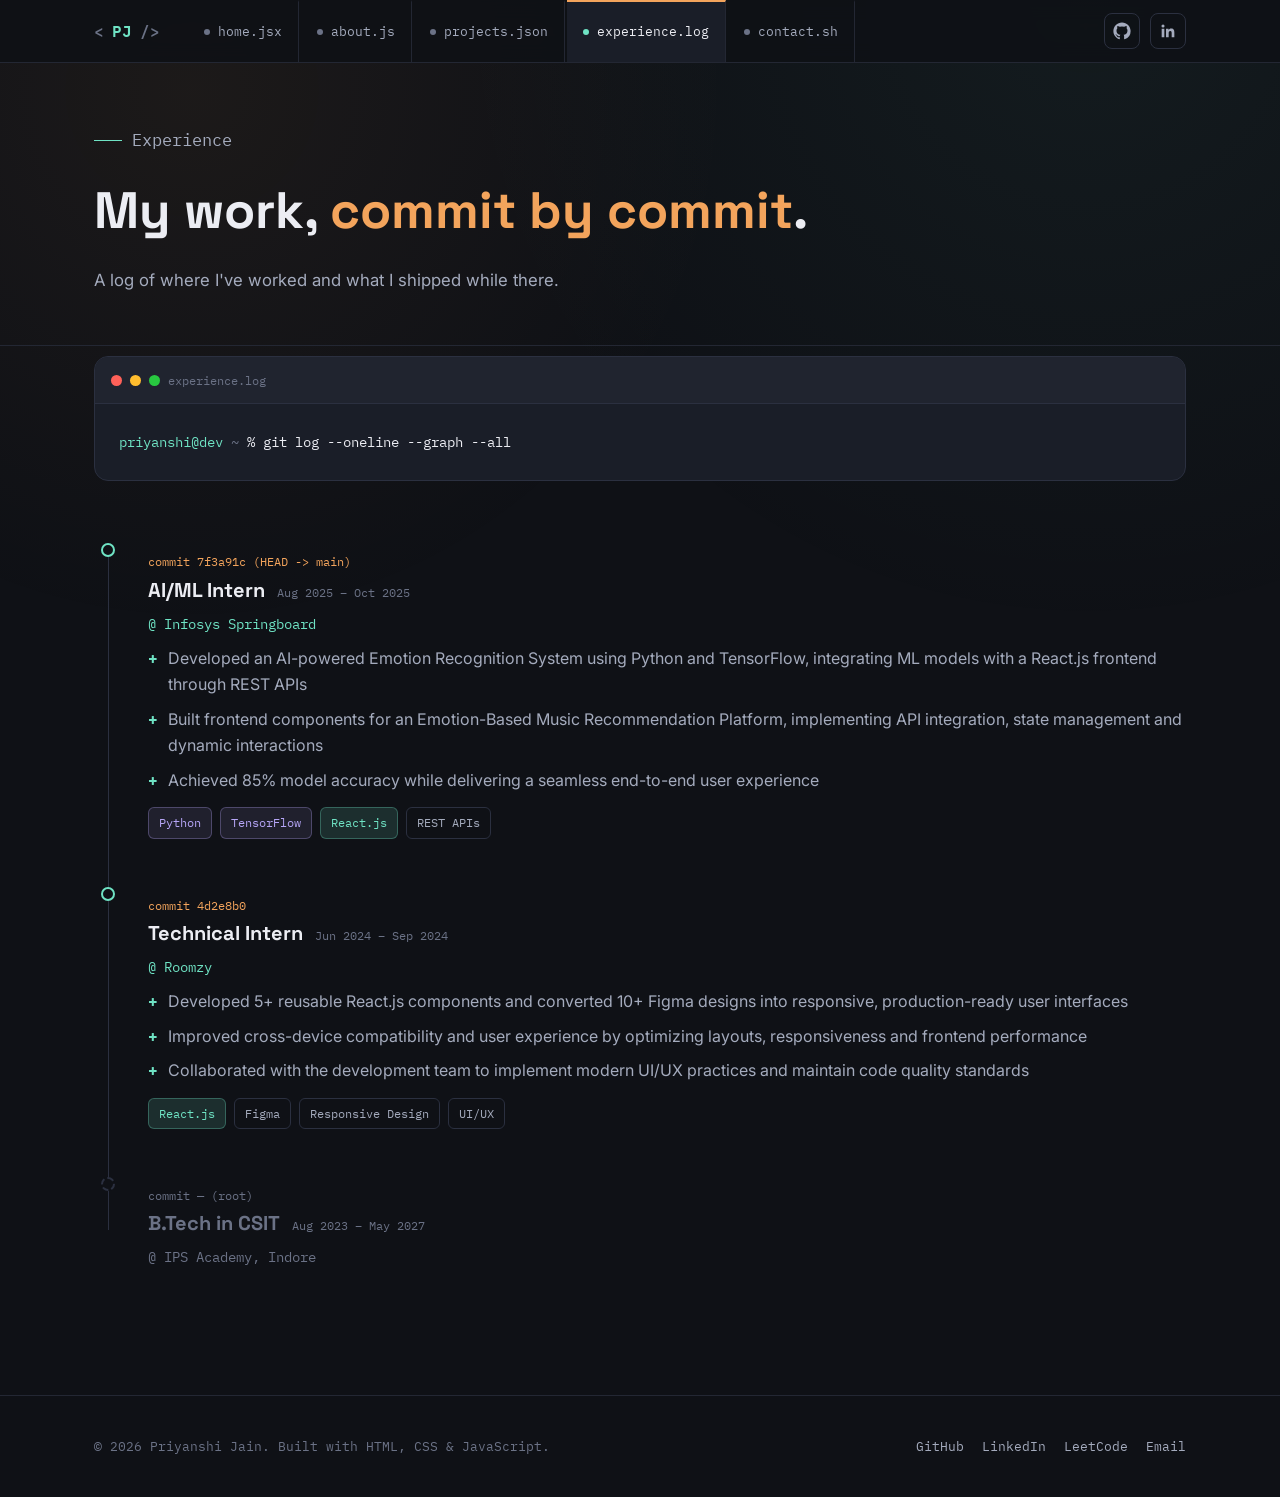
<file: experience.html>
<!DOCTYPE html>
<html lang="en">
<head>
  <meta charset="UTF-8">
  <meta name="viewport" content="width=device-width, initial-scale=1.0">
  <title>Experience — Priyanshi Jain</title>
  <meta name="description" content="Professional experience of Priyanshi Jain, including internships at Infosys Springboard and Roomzy.">
  <link rel="stylesheet" href="style.css">
</head>
<body>

  <!-- ============ NAV ============ -->
  <header class="topbar">
    <div class="topbar__inner">
      <a href="index.html" class="logo">
        <span class="logo-bracket">&lt;</span><span class="logo-name">PJ</span><span class="logo-bracket">/&gt;</span>
      </a>
      <nav class="tabs" aria-label="Site sections">
        <a href="index.html" class="tab"><span class="dot"></span>home.jsx</a>
        <a href="about.html" class="tab"><span class="dot"></span>about.js</a>
        <a href="projects.html" class="tab"><span class="dot"></span>projects.json</a>
        <a href="experience.html" class="tab is-active"><span class="dot"></span>experience.log</a>
        <a href="contact.html" class="tab"><span class="dot"></span>contact.sh</a>
      </nav>
      <div class="topbar__cta">
        <a href="https://github.com/Priyanshi231" class="icon-link" aria-label="GitHub profile" target="_blank" rel="noopener">
          <svg viewBox="0 0 24 24" fill="currentColor"><path d="M12 .5C5.65.5.5 5.65.5 12c0 5.08 3.29 9.39 7.86 10.91.57.1.78-.25.78-.55 0-.27-.01-1.17-.01-2.12-3.2.7-3.88-1.36-3.88-1.36-.52-1.33-1.28-1.69-1.28-1.69-1.04-.71.08-.69.08-.69 1.15.08 1.76 1.18 1.76 1.18 1.03 1.76 2.7 1.25 3.36.96.1-.74.4-1.25.73-1.54-2.55-.29-5.23-1.28-5.23-5.68 0-1.26.45-2.28 1.18-3.09-.12-.29-.51-1.46.11-3.04 0 0 .96-.31 3.15 1.18a10.9 10.9 0 0 1 5.74 0c2.19-1.49 3.15-1.18 3.15-1.18.62 1.58.23 2.75.11 3.04.74.81 1.18 1.83 1.18 3.09 0 4.41-2.69 5.38-5.25 5.67.41.36.78 1.07.78 2.16 0 1.56-.01 2.81-.01 3.19 0 .31.21.66.79.55A11.51 11.51 0 0 0 23.5 12c0-6.35-5.15-11.5-11.5-11.5Z"/></svg>
        </a>
        <a href="https://www.linkedin.com/in/priyanshi-jain-4a91b1271/" class="icon-link" aria-label="LinkedIn profile" target="_blank" rel="noopener">
          <svg viewBox="0 0 24 24" fill="currentColor"><path d="M20.45 20.45h-3.55v-5.57c0-1.33-.02-3.04-1.85-3.04-1.85 0-2.14 1.45-2.14 2.94v5.67H9.36V9h3.41v1.56h.05c.48-.9 1.64-1.85 3.38-1.85 3.6 0 4.27 2.37 4.27 5.46v6.28ZM5.34 7.43a2.06 2.06 0 1 1 0-4.12 2.06 2.06 0 0 1 0 4.12ZM7.12 20.45H3.56V9h3.56v11.45Z"/></svg>
        </a>
      </div>
    </div>
  </header>

  <!-- ============ PAGE HEADER ============ -->
  <section class="page-header" style="padding-bottom:50px;">
    <div class="container reveal">
      <p class="eyebrow">Experience</p>
      <h1>My work, <span class="accent" style="color:var(--amber);">commit by commit</span>.</h1>
      <p>A log of where I've worked and what I shipped while there.</p>
    </div>
  </section>

  <!-- ============ GIT LOG ============ -->
  <section style="padding-top:10px;">
    <div class="container">

      <div class="terminal reveal" style="margin-bottom:40px;">
        <div class="terminal__bar">
          <span class="tl tl--red"></span>
          <span class="tl tl--yellow"></span>
          <span class="tl tl--green"></span>
          <span>experience.log</span>
        </div>
        <div class="terminal__body">
          <p><span class="terminal__prompt">priyanshi@dev</span> <span class="tok-punc">~</span> <span class="terminal__cmd">% git log --oneline --graph --all</span></p>
        </div>
      </div>

      <div class="gitlog reveal">

        <div class="commit">
          <div class="commit__rail"><div class="commit__dot"></div></div>
          <div class="commit__content">
            <span class="commit__hash">commit 7f3a91c (HEAD -&gt; main)</span>
            <div class="commit__head">
              <h3 class="commit__title">AI/ML Intern</h3>
              <span class="commit__meta">Aug 2025 – Oct 2025</span>
            </div>
            <span class="commit__company">@ Infosys Springboard</span>
            <ul class="commit__body">
              <li>Developed an AI-powered Emotion Recognition System using Python and
                TensorFlow, integrating ML models with a React.js frontend through REST APIs</li>
              <li>Built frontend components for an Emotion-Based Music Recommendation
                Platform, implementing API integration, state management and dynamic
                interactions</li>
              <li>Achieved 85% model accuracy while delivering a seamless end-to-end user
                experience</li>
            </ul>
            <div class="tag-row" style="margin-top:14px;">
              <span class="tag tag--violet">Python</span>
              <span class="tag tag--violet">TensorFlow</span>
              <span class="tag tag--mint">React.js</span>
              <span class="tag">REST APIs</span>
            </div>
          </div>
        </div>

        <div class="commit">
          <div class="commit__rail"><div class="commit__dot"></div></div>
          <div class="commit__content">
            <span class="commit__hash">commit 4d2e8b0</span>
            <div class="commit__head">
              <h3 class="commit__title">Technical Intern</h3>
              <span class="commit__meta">Jun 2024 – Sep 2024</span>
            </div>
            <span class="commit__company">@ Roomzy</span>
            <ul class="commit__body">
              <li>Developed 5+ reusable React.js components and converted 10+ Figma designs
                into responsive, production-ready user interfaces</li>
              <li>Improved cross-device compatibility and user experience by optimizing
                layouts, responsiveness and frontend performance</li>
              <li>Collaborated with the development team to implement modern UI/UX practices
                and maintain code quality standards</li>
            </ul>
            <div class="tag-row" style="margin-top:14px;">
              <span class="tag tag--mint">React.js</span>
              <span class="tag">Figma</span>
              <span class="tag">Responsive Design</span>
              <span class="tag">UI/UX</span>
            </div>
          </div>
        </div>

        <div class="commit">
          <div class="commit__rail"><div class="commit__dot" style="border-color:var(--border); border-style:dashed;"></div></div>
          <div class="commit__content">
            <span class="commit__hash" style="color:var(--text-faint);">commit — (root)</span>
            <div class="commit__head">
              <h3 class="commit__title" style="color:var(--text-faint);">B.Tech in CSIT</h3>
             <span class="commit__meta">Aug 2023 – May 2027</span>
            </div>
            <span class="commit__company" style="color:var(--text-faint);">@ IPS Academy, Indore</span>
          </div>
        </div>

      </div>
    </div>
  </section>

  <!-- ============ FOOTER ============ -->
  <footer class="footer">
    <div class="container footer__inner">
      <p class="footer__text">© 2026 Priyanshi Jain. Built with HTML, CSS &amp; JavaScript.</p>
      <div class="footer__links">
        <a href="https://github.com/Priyanshi231" target="_blank" rel="noopener">GitHub</a>
        <a href="https://www.linkedin.com/in/priyanshi-jain-4a91b1271/" target="_blank" rel="noopener">LinkedIn</a>
        <a href="https://leetcode.com/u/Priyanshi2304/" target="_blank" rel="noopener">LeetCode</a>
        <a href="mailto:priyanshijain1666@gmail.com">Email</a>
      </div>
    </div>
  </footer>

  <script src="script.js"></script>
</body>
</html>
</file>
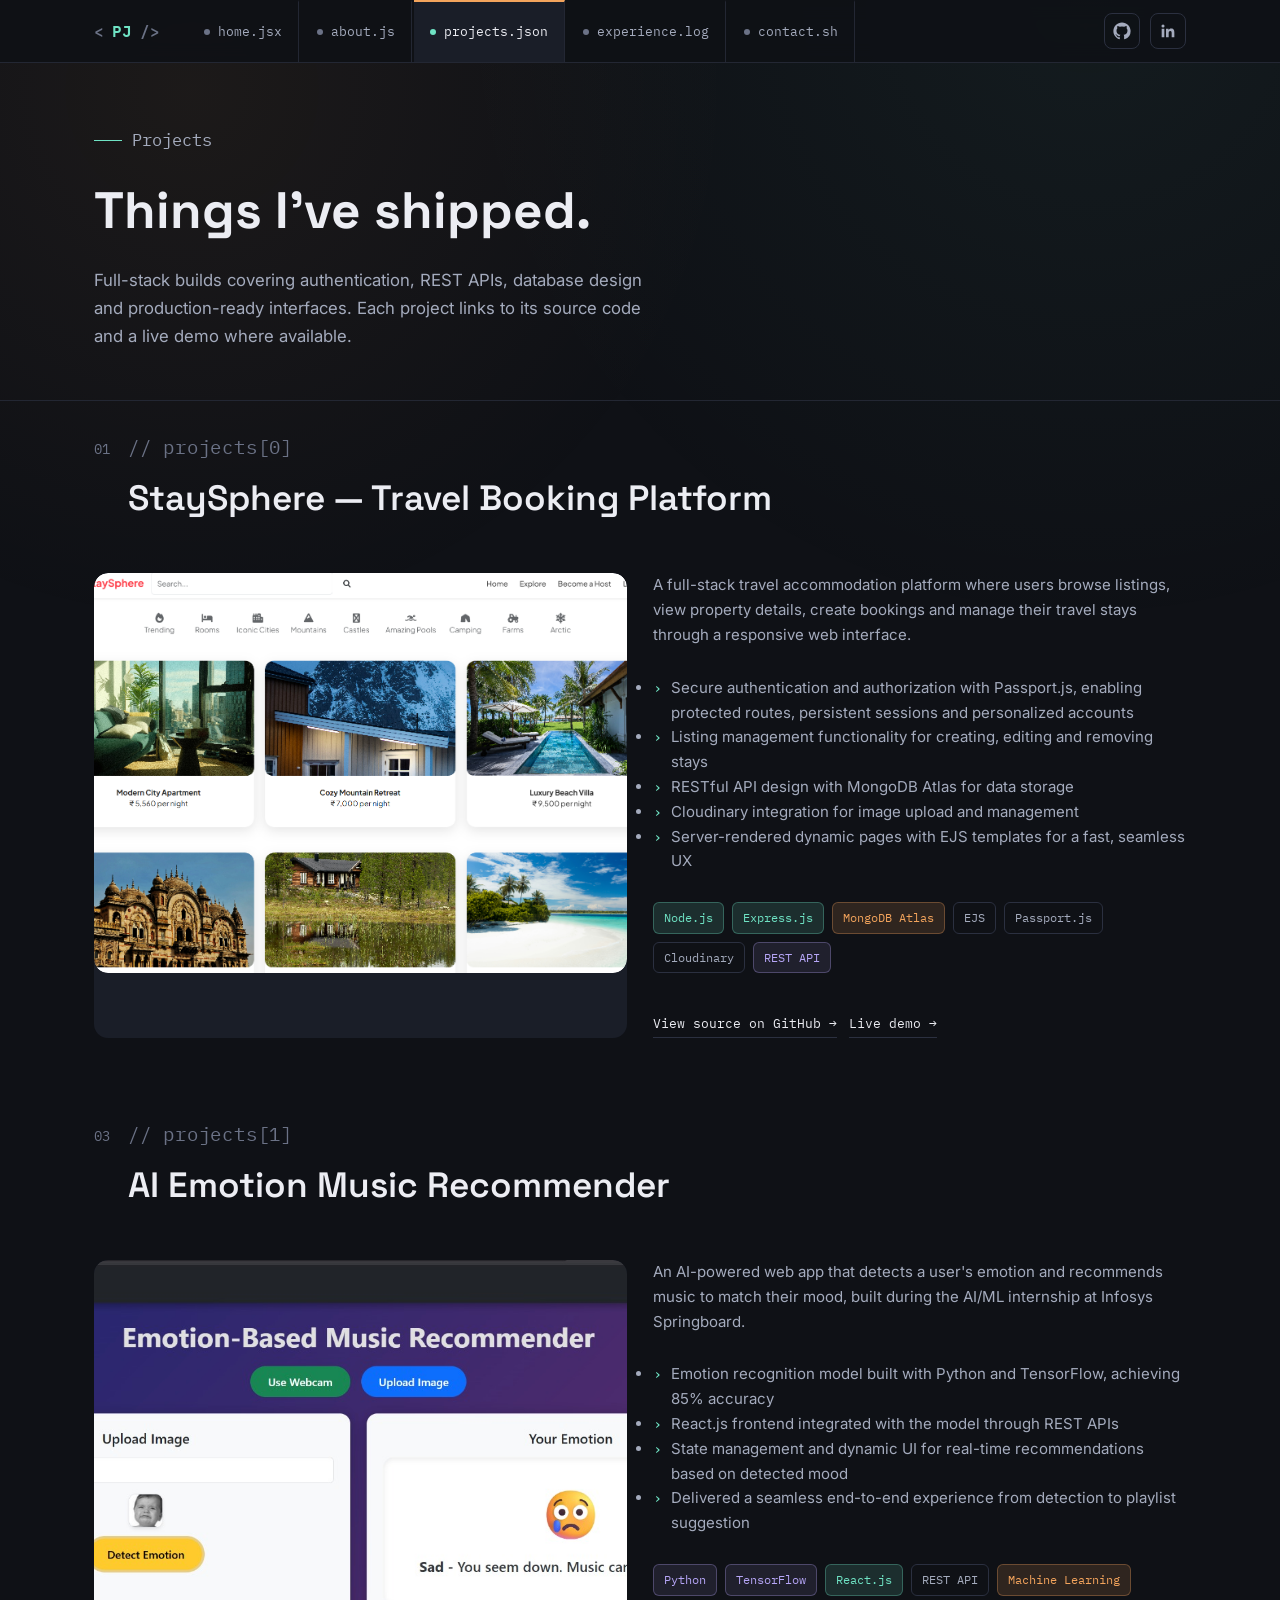
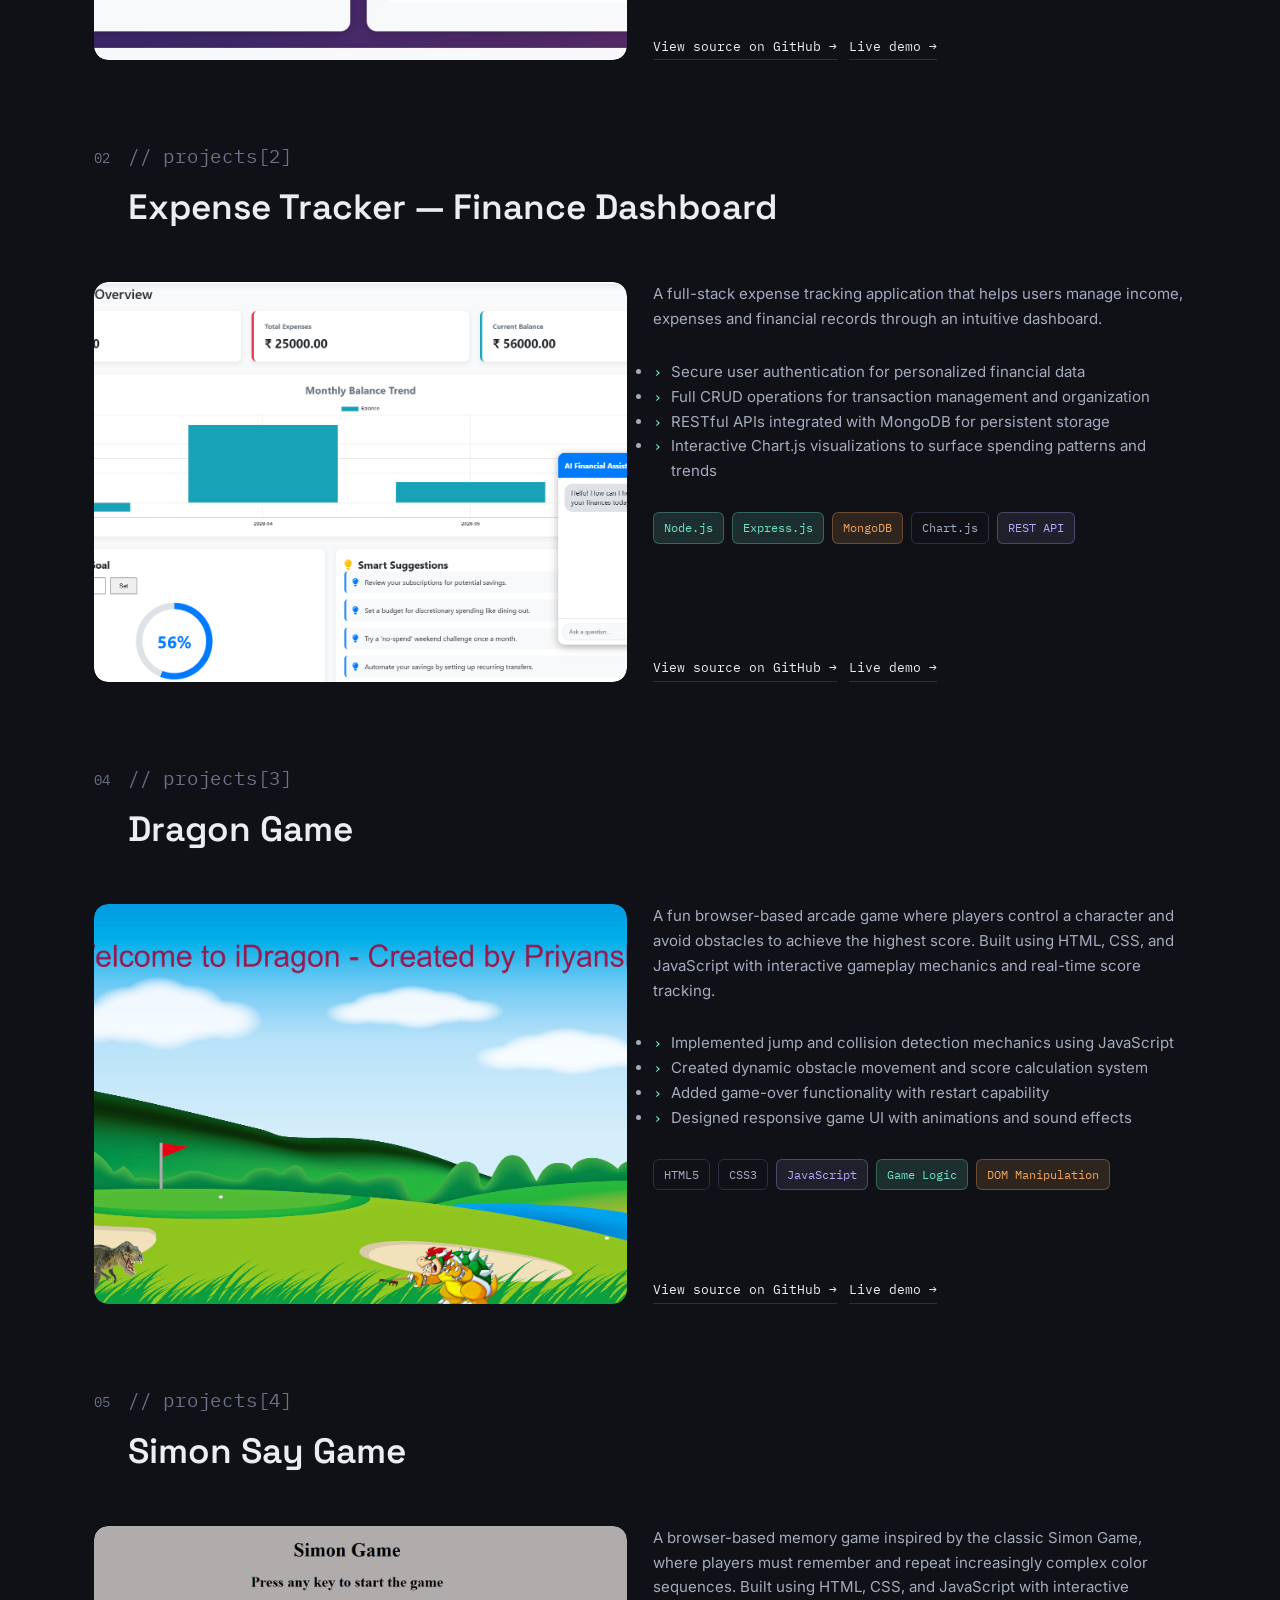
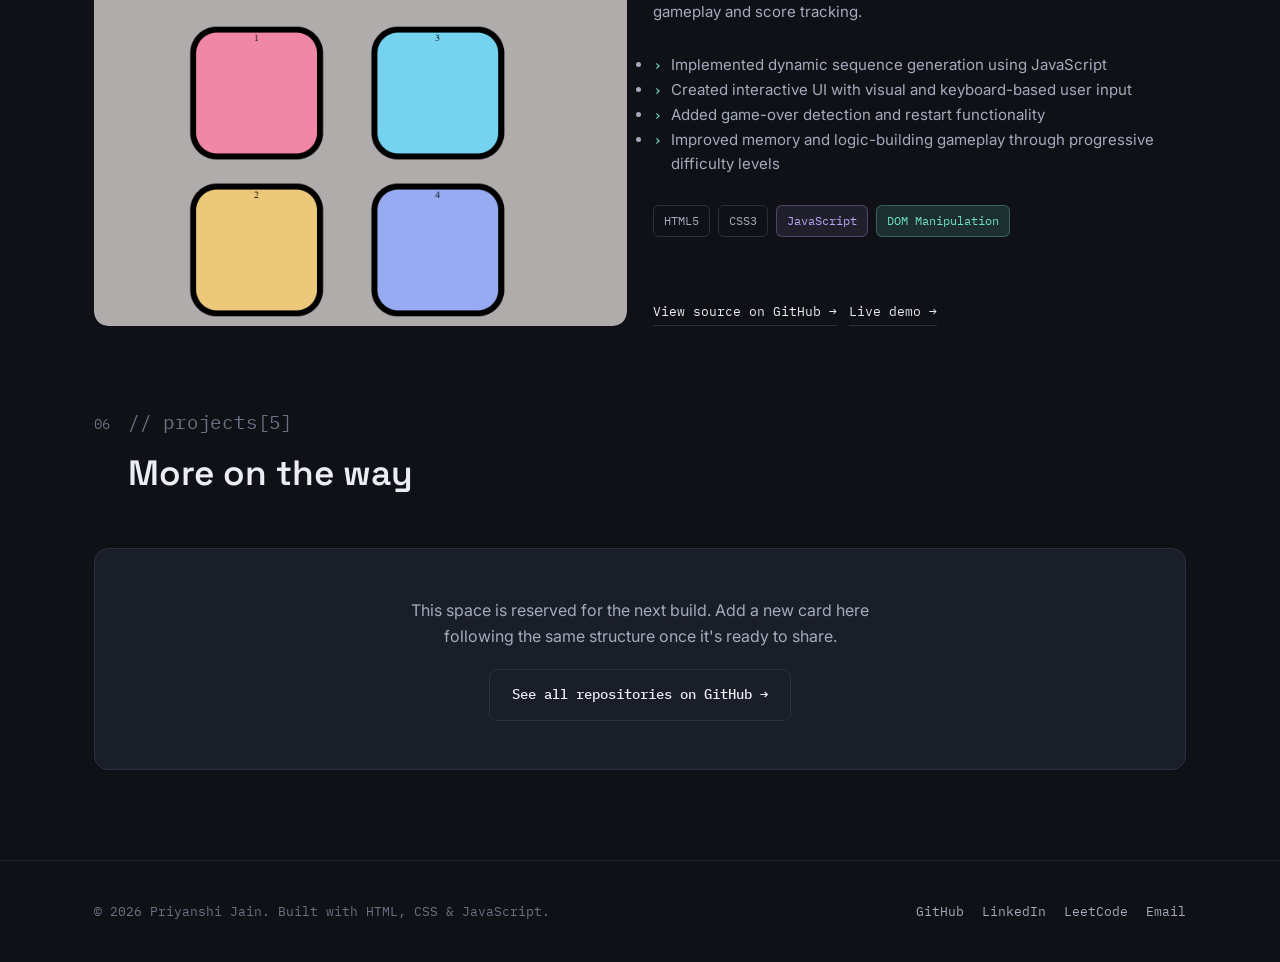
<file: projects.html>
<!doctype html>
<html lang="en">
  <head>
    <meta charset="UTF-8" />
    <meta name="viewport" content="width=device-width, initial-scale=1.0" />
    <title>Projects — Priyanshi Jain</title>
    <meta
      name="description"
      content="Selected full-stack projects by Priyanshi Jain, including StaySphere and Expense Tracker."
    />
    <link rel="stylesheet" href="style.css" />
  </head>
  <body>
    <!-- ============ NAV ============ -->
    <header class="topbar">
      <div class="topbar__inner">
        <a href="index.html" class="logo">
          <span class="logo-bracket">&lt;</span><span class="logo-name">PJ</span
          ><span class="logo-bracket">/&gt;</span>
        </a>
        <nav class="tabs" aria-label="Site sections">
          <a href="index.html" class="tab"><span class="dot"></span>home.jsx</a>
          <a href="about.html" class="tab"><span class="dot"></span>about.js</a>
          <a href="projects.html" class="tab is-active"
            ><span class="dot"></span>projects.json</a
          >
          <a href="experience.html" class="tab"
            ><span class="dot"></span>experience.log</a
          >
          <a href="contact.html" class="tab"
            ><span class="dot"></span>contact.sh</a
          >
        </nav>
        <div class="topbar__cta">
          <a
            href="https://github.com/Priyanshi231"
            class="icon-link"
            aria-label="GitHub profile"
            target="_blank"
            rel="noopener"
          >
            <svg viewBox="0 0 24 24" fill="currentColor">
              <path
                d="M12 .5C5.65.5.5 5.65.5 12c0 5.08 3.29 9.39 7.86 10.91.57.1.78-.25.78-.55 0-.27-.01-1.17-.01-2.12-3.2.7-3.88-1.36-3.88-1.36-.52-1.33-1.28-1.69-1.28-1.69-1.04-.71.08-.69.08-.69 1.15.08 1.76 1.18 1.76 1.18 1.03 1.76 2.7 1.25 3.36.96.1-.74.4-1.25.73-1.54-2.55-.29-5.23-1.28-5.23-5.68 0-1.26.45-2.28 1.18-3.09-.12-.29-.51-1.46.11-3.04 0 0 .96-.31 3.15 1.18a10.9 10.9 0 0 1 5.74 0c2.19-1.49 3.15-1.18 3.15-1.18.62 1.58.23 2.75.11 3.04.74.81 1.18 1.83 1.18 3.09 0 4.41-2.69 5.38-5.25 5.67.41.36.78 1.07.78 2.16 0 1.56-.01 2.81-.01 3.19 0 .31.21.66.79.55A11.51 11.51 0 0 0 23.5 12c0-6.35-5.15-11.5-11.5-11.5Z"
              />
            </svg>
          </a>
          <a
            href="https://www.linkedin.com/in/priyanshi-jain-4a91b1271/"
            class="icon-link"
            aria-label="LinkedIn profile"
            target="_blank"
            rel="noopener"
          >
            <svg viewBox="0 0 24 24" fill="currentColor">
              <path
                d="M20.45 20.45h-3.55v-5.57c0-1.33-.02-3.04-1.85-3.04-1.85 0-2.14 1.45-2.14 2.94v5.67H9.36V9h3.41v1.56h.05c.48-.9 1.64-1.85 3.38-1.85 3.6 0 4.27 2.37 4.27 5.46v6.28ZM5.34 7.43a2.06 2.06 0 1 1 0-4.12 2.06 2.06 0 0 1 0 4.12ZM7.12 20.45H3.56V9h3.56v11.45Z"
              />
            </svg>
          </a>
        </div>
      </div>
    </header>

    <!-- ============ PAGE HEADER ============ -->
    <section class="page-header" style="padding-bottom: 50px">
      <div class="container reveal">
        <p class="eyebrow">Projects</p>
        <h1>Things I've <span class="accent">shipped</span>.</h1>
        <p>
          Full-stack builds covering authentication, REST APIs, database design
          and production-ready interfaces. Each project links to its source code
          and a live demo where available.
        </p>
      </div>
    </section>

    <!-- ============ PROJECTS ============ -->
    <section style="padding-top: 30px">
      <div class="container">
        <div class="gutter reveal">
          <span class="gutter__line">01</span>
          <h2 class="gutter__title">
            <span class="comment">// projects[0]</span>StaySphere — Travel
            Booking Platform
          </h2>
        </div>

        <div class="grid-2 reveal" style="margin-bottom: 80px">
          <div class="card" style="border: none">
            <div
              class="card__media"
              style="border-radius: var(--radius); aspect-ratio: 4/3"
            >
              <img
                src="images/projects/staysphere.png"
                alt="StaySphere homepage screenshot"
                style="
                  border-radius: var(--radius);
                  aspect-ratio: 4/3;
                  object-fit: cover;
                "
              />
            </div>
          </div>

          <div class="card__body" style="padding: 0">
            <p class="card__desc" style="margin-bottom: 14px">
              A full-stack travel accommodation platform where users browse
              listings, view property details, create bookings and manage their
              travel stays through a responsive web interface.
            </p>
            <ul class="card__desc" style="margin-bottom: 14px">
              <li>
                Secure authentication and authorization with Passport.js,
                enabling protected routes, persistent sessions and personalized
                accounts
              </li>
              <li>
                Listing management functionality for creating, editing and
                removing stays
              </li>
              <li>RESTful API design with MongoDB Atlas for data storage</li>
              <li>Cloudinary integration for image upload and management</li>
              <li>
                Server-rendered dynamic pages with EJS templates for a fast,
                seamless UX
              </li>
            </ul>
            <div class="tag-row" style="margin-bottom: 20px">
              <span class="tag tag--mint">Node.js</span>
              <span class="tag tag--mint">Express.js</span>
              <span class="tag tag--amber">MongoDB Atlas</span>
              <span class="tag">EJS</span>
              <span class="tag">Passport.js</span>
              <span class="tag">Cloudinary</span>
              <span class="tag tag--violet">REST API</span>
            </div>
            <div class="card__links">
              <!-- Update with your actual repo link -->
              <a
                href="https://github.com/Priyanshi231/StaySphere"
                target="_blank"
                rel="noopener"
                >View source on GitHub →</a
              >
              <!-- Add your deployed link, e.g. Render/Vercel URL -->
              <a
                href="https://staysphere-huaz.onrender.com/"
                target="_blank"
                rel="noopener"
                >Live demo →</a
              >
            </div>
          </div>
        </div>

        <div class="gutter reveal">
          <span class="gutter__line">03</span>
          <h2 class="gutter__title">
            <span class="comment">// projects[1]</span>AI Emotion Music
            Recommender
          </h2>
        </div>

        <div class="grid-2 reveal" style="margin-bottom: 80px">
          <div class="card" style="border: none">
            <div
              class="card__media"
              style="border-radius: var(--radius); aspect-ratio: 4/3"
            >
              <img
                src="images/projects/emotion.jpg"
                alt="AI Emotion Music Recommender screenshot"
                style="
                  border-radius: var(--radius);
                  aspect-ratio: 4/3;
                  object-fit: cover;
                "
              />
            </div>
          </div>

          <div class="card__body" style="padding: 0">
            <p class="card__desc" style="margin-bottom: 14px">
              An AI-powered web app that detects a user's emotion and recommends
              music to match their mood, built during the AI/ML internship at
              Infosys Springboard.
            </p>
            <ul class="card__desc" style="margin-bottom: 14px">
              <li>
                Emotion recognition model built with Python and TensorFlow,
                achieving 85% accuracy
              </li>
              <li>
                React.js frontend integrated with the model through REST APIs
              </li>
              <li>
                State management and dynamic UI for real-time recommendations
                based on detected mood
              </li>
              <li>
                Delivered a seamless end-to-end experience from detection to
                playlist suggestion
              </li>
            </ul>
            <div class="tag-row" style="margin-bottom: 20px">
              <span class="tag tag--violet">Python</span>
              <span class="tag tag--violet">TensorFlow</span>
              <span class="tag tag--mint">React.js</span>
              <span class="tag">REST API</span>
              <span class="tag tag--amber">Machine Learning</span>
            </div>
            <div class="card__links">
              <a
                href="https://github.com/Priyanshi231/AI-Emotion-Music-Recommender"
                target="_blank"
                rel="noopener"
                >View source on GitHub →</a
              >
              <!-- Add your deployed link -->
              <a href="#" target="_blank" rel="noopener">Live demo →</a>
            </div>
          </div>
        </div>

        <div class="gutter reveal">
          <span class="gutter__line">02</span>
          <h2 class="gutter__title">
            <span class="comment">// projects[2]</span>Expense Tracker — Finance
            Dashboard
          </h2>
        </div>

        <div class="grid-2 reveal" style="margin-bottom: 80px">
          <div class="card__body" style="padding: 0; order: 2">
            <p class="card__desc" style="margin-bottom: 14px">
              A full-stack expense tracking application that helps users manage
              income, expenses and financial records through an intuitive
              dashboard.
            </p>
            <ul class="card__desc" style="margin-bottom: 14px">
              <li>
                Secure user authentication for personalized financial data
              </li>
              <li>
                Full CRUD operations for transaction management and organization
              </li>
              <li>
                RESTful APIs integrated with MongoDB for persistent storage
              </li>
              <li>
                Interactive Chart.js visualizations to surface spending patterns
                and trends
              </li>
            </ul>
            <div class="tag-row" style="margin-bottom: 20px">
              <span class="tag tag--mint">Node.js</span>
              <span class="tag tag--mint">Express.js</span>
              <span class="tag tag--amber">MongoDB</span>
              <span class="tag">Chart.js</span>
              <span class="tag tag--violet">REST API</span>
            </div>
            <div class="card__links">
              <!-- Update with your actual repo link -->
              <a
                href="https://github.com/Priyanshi231/Expense_Tracker"
                target="_blank"
                rel="noopener"
                >View source on GitHub →</a
              >
              <!-- Add your deployed link -->
              <a href="#" target="_blank" rel="noopener">Live demo →</a>
            </div>
          </div>

          <div class="card" style="border: none; order: 1">
            <div
              class="card__media"
              style="border-radius: var(--radius); aspect-ratio: 4/3"
            >
              <img
                src="images/projects/expense-tracker.png"
                alt="Expense Tracker dashboard screenshot"
                style="
                  border-radius: var(--radius);
                  aspect-ratio: 4/3;
                  object-fit: cover;
                "
              />
            </div>
          </div>
        </div>

        <div class="gutter reveal">
  <span class="gutter__line">04</span>
  <h2 class="gutter__title">
    <span class="comment">// projects[3]</span>
    Dragon Game
  </h2>
</div>

<div class="grid-2 reveal" style="margin-bottom:80px;">

  <div class="card__body" style="padding:0; order:2;">

    <p class="card__desc" style="margin-bottom:14px;">
      A fun browser-based arcade game where players control a character and
      avoid obstacles to achieve the highest score. Built using HTML, CSS,
      and JavaScript with interactive gameplay mechanics and real-time score tracking.
    </p>

    <ul class="card__desc" style="margin-bottom:14px;">
      <li>Implemented jump and collision detection mechanics using JavaScript</li>
      <li>Created dynamic obstacle movement and score calculation system</li>
      <li>Added game-over functionality with restart capability</li>
      <li>Designed responsive game UI with animations and sound effects</li>
    </ul>

    <div class="tag-row" style="margin-bottom:20px;">
      <span class="tag">HTML5</span>
      <span class="tag">CSS3</span>
      <span class="tag tag--violet">JavaScript</span>
      <span class="tag tag--mint">Game Logic</span>
      <span class="tag tag--amber">DOM Manipulation</span>
    </div>

    <div class="card__links">
      <a href="https://github.com/Priyanshi231/Dragon-Game"
         target="_blank"
         rel="noopener">
         View source on GitHub →
      </a>

      <a href="https://dragon-game-navy.vercel.app/"
         target="_blank"
         rel="noopener">
         Live demo →
      </a>
    </div>

  </div>

  <div class="card" style="border:none; order:1;">
    <div class="card__media" style="border-radius:var(--radius); aspect-ratio:4/3;">
      <img
        src="images/projects/dragon-game.png"
        alt="Dragon Game screenshot"
        style="border-radius:var(--radius); aspect-ratio:4/3; object-fit:cover;">
    </div>
  </div>

</div>
        <div class="gutter reveal">
          <span class="gutter__line">05</span>
          <h2 class="gutter__title">
            <span class="comment">// projects[4]</span>
            Simon Say Game
          </h2>
        </div>

        <div class="grid-2 reveal" style="margin-bottom: 80px">
          <div class="card" style="border: none">
            <div
              class="card__media"
              style="border-radius: var(--radius); aspect-ratio: 4/3"
            >
              <img
                src="images/projects/simon-game.png"
                alt="Simon Say Game screenshot"
                style="
                  border-radius: var(--radius);
                  aspect-ratio: 4/3;
                  object-fit: cover;
                "
              />
            </div>
          </div>

          <div class="card__body" style="padding: 0">
            <p class="card__desc" style="margin-bottom: 14px">
              A browser-based memory game inspired by the classic Simon Game,
              where players must remember and repeat increasingly complex color
              sequences. Built using HTML, CSS, and JavaScript with interactive
              gameplay and score tracking.
            </p>

            <ul class="card__desc" style="margin-bottom: 14px">
              <li>Implemented dynamic sequence generation using JavaScript</li>
              <li>
                Created interactive UI with visual and keyboard-based user input
              </li>
              <li>Added game-over detection and restart functionality</li>
              <li>
                Improved memory and logic-building gameplay through progressive
                difficulty levels
              </li>
            </ul>

            <div class="tag-row" style="margin-bottom: 20px">
              <span class="tag">HTML5</span>
              <span class="tag">CSS3</span>
              <span class="tag tag--violet">JavaScript</span>
              <span class="tag tag--mint">DOM Manipulation</span>
            </div>

            <div class="card__links">
              <a
                href="https://github.com/Priyanshi231/Simon-Say-Game"
                target="_blank"
                rel="noopener"
              >
                View source on GitHub →
              </a>

              <a href="https://simon-say-game-sable.vercel.app/" target="_blank" rel="noopener">
                Live demo →
              </a>
            </div>
          </div>
        </div>
        

        <div class="gutter reveal">
          <span class="gutter__line">06</span>
          <h2 class="gutter__title">
            <span class="comment">// projects[5]</span>More on the way
          </h2>
        </div>

        <div
          class="card reveal"
          style="padding: 48px; text-align: center; align-items: center"
        >
          <p
            style="
              color: var(--text-dim);
              max-width: 480px;
              margin: 0 auto 20px;
            "
          >
            This space is reserved for the next build. Add a new card here
            following the same structure once it's ready to share.
          </p>
          <a
            href="https://github.com/Priyanshi231"
            class="btn btn--ghost"
            target="_blank"
            rel="noopener"
            >See all repositories on GitHub →</a
          >
        </div>
      </div>
    </section>

    <!-- ============ FOOTER ============ -->
    <footer class="footer">
      <div class="container footer__inner">
        <p class="footer__text">
          © 2026 Priyanshi Jain. Built with HTML, CSS &amp; JavaScript.
        </p>
        <div class="footer__links">
          <a
            href="https://github.com/Priyanshi231"
            target="_blank"
            rel="noopener"
            >GitHub</a
          >
          <a
            href="https://www.linkedin.com/in/priyanshi-jain-4a91b1271/"
            target="_blank"
            rel="noopener"
            >LinkedIn</a
          >
          <a
            href="https://leetcode.com/u/Priyanshi2304/"
            target="_blank"
            rel="noopener"
            >LeetCode</a
          >
          <a href="mailto:priyanshijain1666@gmail.com">Email</a>
        </div>
      </div>
    </footer>

    <script src="script.js"></script>
  </body>
</html>
</file>
<file: style.css>
/* =========================================================
   PRIYANSHI JAIN — PORTFOLIO
   Design language: "code editor" — nav reads like open file
   tabs, sections read like gutter line-numbers, experience
   reads like a git log. Two accents (amber + mint) on a
   warm-dark surface.
   ========================================================= */

@import url('https://fonts.googleapis.com/css2?family=Space+Grotesk:wght@500;600;700&family=IBM+Plex+Mono:wght@400;500;600&family=Inter:wght@400;500;600;700&display=swap');

:root{
  /* surfaces */
  --bg: #0f1116;
  --bg-soft: #14171f;
  --surface: #1a1e28;
  --surface-2: #20242f;
  --border: #2b3040;
  --border-soft: #232733;

  /* text */
  --text: #ecedf3;
  --text-dim: #a4abbd;
  --text-faint: #6b7286;

  /* accents */
  --amber: #f3a45c;
  --amber-soft: rgba(243, 164, 92, 0.14);
  --mint: #6fe3c4;
  --mint-soft: rgba(111, 227, 196, 0.14);
  --violet: #b6a6f7;

  /* traffic lights */
  --tl-red: #ff6159;
  --tl-yellow: #ffbd2e;
  --tl-green: #28c840;

  /* type */
  --font-display: 'Space Grotesk', sans-serif;
  --font-mono: 'IBM Plex Mono', monospace;
  --font-body: 'Inter', sans-serif;

  /* layout */
  --maxw: 1140px;
  --radius: 14px;
  --radius-sm: 8px;
}

*{ margin:0; padding:0; box-sizing:border-box; }

html{ scroll-behavior:smooth; }

body{
  background:var(--bg);
  color:var(--text);
  font-family:var(--font-body);
  line-height:1.65;
  font-size:16px;
  -webkit-font-smoothing:antialiased;
}

/* subtle grid texture on bg */
body::before{
  content:"";
  position:fixed;
  inset:0;
  background-image:
    radial-gradient(circle at 15% 10%, rgba(243,164,92,0.06), transparent 40%),
    radial-gradient(circle at 85% 0%, rgba(111,227,196,0.05), transparent 45%);
  pointer-events:none;
  z-index:0;
}

img{ max-width:100%; display:block; }

a{ color:inherit; text-decoration:none; }

::selection{ background:var(--amber-soft); color:var(--amber); }

:focus-visible{
  outline:2px solid var(--mint);
  outline-offset:3px;
  border-radius:4px;
}

.container{
  max-width:var(--maxw);
  margin:0 auto;
  padding:0 24px;
}

/* =========================================================
   NAV — "open editor tabs"
   ========================================================= */

.topbar{
  position:sticky;
  top:0;
  z-index:50;
  background:rgba(15,17,22,0.85);
  backdrop-filter:blur(10px);
  border-bottom:1px solid var(--border-soft);
}

.topbar__inner{
  max-width:var(--maxw);
  margin:0 auto;
  padding:0 24px;
  display:flex;
  align-items:center;
  gap:28px;
  height:62px;
}

.logo{
  font-family:var(--font-mono);
  font-weight:600;
  font-size:1rem;
  color:var(--text);
  white-space:nowrap;
  display:flex;
  align-items:center;
  gap:8px;
  flex-shrink:0;
}

.logo .logo-bracket{ color:var(--text-faint); }
.logo .logo-name{ color:var(--mint); }

.tabs{
  display:flex;
  align-items:stretch;
  gap:2px;
  overflow-x:auto;
  scrollbar-width:none;
  flex:1;
  height:100%;
}
.tabs::-webkit-scrollbar{ display:none; }

.tab{
  font-family:var(--font-mono);
  font-size:0.82rem;
  color:var(--text-dim);
  padding:0 16px;
  display:flex;
  align-items:center;
  gap:8px;
  white-space:nowrap;
  border-top:2px solid transparent;
  border-right:1px solid var(--border-soft);
  transition:color .15s ease, background .15s ease;
}

.tab:hover{
  color:var(--text);
  background:var(--surface);
}

.tab .dot{
  width:6px; height:6px;
  border-radius:50%;
  background:var(--text-faint);
  flex-shrink:0;
}

.tab.is-active{
  color:var(--text);
  background:var(--surface);
  border-top-color:var(--amber);
}

.tab.is-active .dot{ background:var(--mint); }

.topbar__cta{
  flex-shrink:0;
  display:flex;
  align-items:center;
  gap:10px;
}

.icon-link{
  width:36px; height:36px;
  display:grid;
  place-items:center;
  border:1px solid var(--border);
  border-radius:var(--radius-sm);
  color:var(--text-dim);
  transition:border-color .15s ease, color .15s ease, transform .15s ease;
}
.icon-link:hover{
  border-color:var(--mint);
  color:var(--mint);
  transform:translateY(-2px);
}
.icon-link svg{ width:18px; height:18px; }

/* =========================================================
   BUTTONS
   ========================================================= */

.btn{
  display:inline-flex;
  align-items:center;
  gap:8px;
  font-family:var(--font-mono);
  font-size:0.88rem;
  font-weight:500;
  padding:13px 22px;
  border-radius:var(--radius-sm);
  border:1px solid transparent;
  cursor:pointer;
  transition:transform .15s ease, box-shadow .15s ease, background .15s ease, border-color .15s ease, color .15s ease;
}

.btn--primary{
  background:var(--amber);
  color:#221708;
}
.btn--primary:hover{
  transform:translateY(-2px);
  box-shadow:0 10px 24px -10px rgba(243,164,92,0.55);
}

.btn--ghost{
  border-color:var(--border);
  color:var(--text);
  background:transparent;
}
.btn--ghost:hover{
  border-color:var(--mint);
  color:var(--mint);
  transform:translateY(-2px);
}

.btn--block{ width:100%; justify-content:center; }

/* =========================================================
   GUTTER HEADINGS — section labels styled as code lines
   ========================================================= */

.gutter{
  display:flex;
  align-items:baseline;
  gap:18px;
  margin-bottom:46px;
}

.gutter__line{
  font-family:var(--font-mono);
  font-size:0.85rem;
  color:var(--text-faint);
  flex-shrink:0;
  padding-top:6px;
}

.gutter__title{
  font-family:var(--font-display);
  font-weight:600;
  font-size:clamp(1.5rem, 3vw, 2.2rem);
  color:var(--text);
}

.gutter__title .comment{
  color:var(--text-faint);
  font-family:var(--font-mono);
  font-size:0.55em;
  font-weight:400;
  display:block;
  margin-bottom:6px;
  letter-spacing:.04em;
}

.gutter__title .accent{ color:var(--amber); }

section{
  padding:90px 0;
  position:relative;
  z-index:1;
}

section + section{
  border-top:1px solid var(--border-soft);
}

/* =========================================================
   HERO
   ========================================================= */

.hero{
  padding:80px 0 70px;
}

.hero__grid{
  display:grid;
  grid-template-columns:1.05fr 1fr;
  gap:60px;
  align-items:center;
}

.eyebrow{
  font-family:var(--font-mono);
  font-size:0.85rem;
  color:var(--mint);
  display:flex;
  align-items:center;
  gap:10px;
  margin-bottom:18px;
}

.eyebrow::before{
  content:"";
  width:28px; height:1px;
  background:var(--mint);
}

.hero h1{
  font-family:var(--font-display);
  font-size:clamp(2.4rem, 5.2vw, 4rem);
  line-height:1.08;
  font-weight:700;
  margin-bottom:20px;
}

.hero h1 .accent{
  color:var(--amber);
}

.hero p.lead{
  font-size:1.08rem;
  color:var(--text-dim);
  max-width:480px;
  margin-bottom:32px;
}

.hero__actions{
  display:flex;
  gap:14px;
  flex-wrap:wrap;
  margin-bottom:38px;
}

.hero__meta{
  display:flex;
  gap:28px;
  flex-wrap:wrap;
  font-family:var(--font-mono);
  font-size:0.82rem;
  color:var(--text-faint);
}
.hero__meta strong{ color:var(--text); font-family:var(--font-body); }

/* code window */
.code-window{
  background:var(--surface);
  border:1px solid var(--border);
  border-radius:var(--radius);
  overflow:hidden;
  box-shadow:0 30px 60px -30px rgba(0,0,0,0.6);
}

.code-window__bar{
  display:flex;
  align-items:center;
  gap:8px;
  padding:13px 16px;
  background:var(--surface-2);
  border-bottom:1px solid var(--border);
}

.tl{ width:11px; height:11px; border-radius:50%; }
.tl--red{ background:var(--tl-red); }
.tl--yellow{ background:var(--tl-yellow); }
.tl--green{ background:var(--tl-green); }

.code-window__filename{
  font-family:var(--font-mono);
  font-size:0.78rem;
  color:var(--text-faint);
  margin-left:8px;
}

.code-window__body{
  padding:24px 22px;
  font-family:var(--font-mono);
  font-size:0.88rem;
  line-height:1.85;
  min-height:280px;
}

.code-window__body .ln{
  display:inline-block;
  width:26px;
  color:var(--text-faint);
  user-select:none;
}

.tok-key{ color:var(--mint); }
.tok-str{ color:var(--amber); }
.tok-punc{ color:var(--text-faint); }
.tok-kw{ color:var(--violet); }
.tok-bool{ color:#7aa2f7; }
.tok-fn{ color:#82d8ff; }

.cursor{
  display:inline-block;
  width:8px; height:1.1em;
  background:var(--mint);
  vertical-align:text-bottom;
  animation:blink 1s step-end infinite;
}

@keyframes blink{
  0%, 50%{ opacity:1; }
  50.01%, 100%{ opacity:0; }
}

/* =========================================================
   STATS BAR — terminal output
   ========================================================= */

.terminal{
  background:var(--surface);
  border:1px solid var(--border);
  border-radius:var(--radius);
  overflow:hidden;
}

.terminal__bar{
  display:flex;
  align-items:center;
  gap:8px;
  padding:13px 16px;
  background:var(--surface-2);
  border-bottom:1px solid var(--border);
  font-family:var(--font-mono);
  font-size:0.78rem;
  color:var(--text-faint);
}

.terminal__body{
  padding:26px 24px;
  font-family:var(--font-mono);
  font-size:0.9rem;
}

.terminal__prompt{ color:var(--mint); }
.terminal__cmd{ color:var(--text); }

.stat-grid{
  display:grid;
  grid-template-columns:repeat(4,1fr);
  gap:22px;
  margin-top:24px;
}

.stat{
  border:1px solid var(--border);
  border-radius:var(--radius-sm);
  padding:18px 16px;
  background:var(--bg-soft);
}

.stat__num{
  font-family:var(--font-display);
  font-size:1.9rem;
  font-weight:700;
  color:var(--amber);
}

.stat__label{
  font-family:var(--font-mono);
  font-size:0.76rem;
  color:var(--text-faint);
  margin-top:4px;
  letter-spacing:.02em;
}

/* =========================================================
   CARDS — projects / files
   ========================================================= */

.grid-2{
  display:grid;
  grid-template-columns:repeat(2,1fr);
  gap:26px;
}

.card{
  background:var(--surface);
  border:1px solid var(--border);
  border-radius:var(--radius);
  overflow:hidden;
  transition:transform .2s ease, border-color .2s ease, box-shadow .2s ease;
  display:flex;
  flex-direction:column;
}

.card:hover{
  transform:translateY(-4px);
  border-color:var(--border-strong, #3a4150);
  box-shadow:0 24px 50px -28px rgba(0,0,0,0.65);
}

.card__bar{
  display:flex;
  align-items:center;
  gap:8px;
  padding:12px 16px;
  background:var(--surface-2);
  border-bottom:1px solid var(--border);
}

.card__filename{
  font-family:var(--font-mono);
  font-size:0.78rem;
  color:var(--text-dim);
  margin-left:6px;
}

.card__media{
  aspect-ratio:16/9;
  width:100%;
  overflow:hidden;
  position:relative;
}

.card__media img{
  width:100%;
  height:100%;
  object-fit:cover;
  object-position:center;
  display:block;
  aspect-ratio: auto !important;
}

.card__body{
  padding:22px;
  display:flex;
  flex-direction:column;
  gap:14px;
  flex:1;
}

.card__title{
  font-family:var(--font-display);
  font-size:1.25rem;
  font-weight:700;
}

.card__desc{
  color:var(--text-dim);
  font-size:0.94rem;
}

.card__desc ul{
  list-style:none;
  display:flex;
  flex-direction:column;
  gap:6px;
}
.card__desc li{
  padding-left:18px;
  position:relative;
}
.card__desc li::before{
  content:"›";
  position:absolute;
  left:0;
  color:var(--mint);
  font-family:var(--font-mono);
}

.tag-row{
  display:flex;
  flex-wrap:wrap;
  gap:8px;
}

.tag{
  font-family:var(--font-mono);
  font-size:0.74rem;
  padding:5px 10px;
  border-radius:6px;
  border:1px solid var(--border);
  color:var(--text-dim);
}

.tag--mint{ color:var(--mint); border-color:rgba(111,227,196,0.3); background:var(--mint-soft); }
.tag--amber{ color:var(--amber); border-color:rgba(243,164,92,0.3); background:var(--amber-soft); }
.tag--violet{ color:var(--violet); border-color:rgba(182,166,247,0.3); background:rgba(182,166,247,0.1); }

.card__links{
  display:flex;
  gap:12px;
  margin-top:auto;
  padding-top:6px;
}

.card__links a{
  font-family:var(--font-mono);
  font-size:0.82rem;
  color:var(--text);
  display:inline-flex;
  align-items:center;
  gap:6px;
  border-bottom:1px solid var(--border);
  padding-bottom:2px;
  transition:color .15s ease, border-color .15s ease;
}
.card__links a:hover{
  color:var(--mint);
  border-color:var(--mint);
}

/* =========================================================
   IMAGE PLACEHOLDERS
   ========================================================= */

.img-placeholder{
  width:100%;
  height:100%;
  display:flex;
  flex-direction:column;
  align-items:center;
  justify-content:center;
  gap:6px;
  background:
    repeating-linear-gradient(135deg, rgba(255,255,255,0.025) 0 10px, transparent 10px 20px),
    var(--bg-soft);
  border:1px dashed var(--border);
  color:var(--text-faint);
  font-family:var(--font-mono);
  font-size:0.74rem;
  text-align:center;
  padding:18px;
}

.img-placeholder svg{
  width:28px; height:28px;
  opacity:.5;
}

.img-placeholder--circle{
  border-radius:50%;
  aspect-ratio:1/1;
}

/* =========================================================
   TIMELINE — git log style (experience)
   ========================================================= */

.gitlog{
  display:flex;
  flex-direction:column;
}

.commit{
  display:grid;
  grid-template-columns:28px 1fr;
  gap:0;
}

.commit__rail{
  position:relative;
  display:flex;
  justify-content:center;
}

.commit__rail::before{
  content:"";
  position:absolute;
  top:0; bottom:0;
  width:1px;
  background:var(--border);
}

.commit:last-child .commit__rail::before{ bottom:50%; }
.commit:first-child .commit__rail::before{ top:24px; }

.commit__dot{
  position:relative;
  z-index:1;
  width:14px; height:14px;
  border-radius:50%;
  background:var(--bg);
  border:2px solid var(--mint);
  margin-top:22px;
}

.commit__content{
  padding:26px 0 26px 26px;
}

.commit__hash{
  font-family:var(--font-mono);
  font-size:0.78rem;
  color:var(--amber);
}

.commit__head{
  display:flex;
  align-items:baseline;
  gap:12px;
  flex-wrap:wrap;
  margin-bottom:6px;
}

.commit__title{
  font-family:var(--font-display);
  font-weight:700;
  font-size:1.25rem;
}

.commit__meta{
  font-family:var(--font-mono);
  font-size:0.78rem;
  color:var(--text-faint);
}

.commit__company{
  color:var(--mint);
  font-family:var(--font-mono);
  font-size:0.85rem;
  margin-bottom:10px;
  display:block;
}

.commit__body{
  color:var(--text-dim);
  list-style:none;
  display:flex;
  flex-direction:column;
  gap:8px;
}
.commit__body li{
  padding-left:20px;
  position:relative;
}
.commit__body li::before{
  content:"+";
  position:absolute;
  left:0;
  color:var(--mint);
  font-family:var(--font-mono);
  font-weight:700;
}

/* =========================================================
   BADGES — achievements
   ========================================================= */

.badge-grid{
  display:flex;
  flex-wrap:wrap;
  gap:12px;
}

.badge{
  display:inline-flex;
  align-items:center;
  gap:10px;
  padding:12px 16px;
  border:1px solid var(--border);
  border-radius:999px;
  font-family:var(--font-mono);
  font-size:0.85rem;
  color:var(--text-dim);
  background:var(--surface);
}

.badge__icon{
  width:8px; height:8px;
  border-radius:50%;
  background:var(--amber);
  flex-shrink:0;
}

/* =========================================================
   SKILLS GRID
   ========================================================= */

.skills-grid{
  display:grid;
  grid-template-columns:repeat(3, 1fr);
  gap:18px;
}

.skill-group{
  border:1px solid var(--border);
  border-radius:var(--radius-sm);
  padding:22px 20px;
  background:var(--surface);
  transition:transform .2s ease, border-color .2s ease, box-shadow .2s ease;
}

.skill-group:hover{
  transform:translateY(-3px);
  border-color:var(--mint);
  box-shadow:0 18px 40px -26px rgba(111,227,196,0.35);
}

.skill-group__head{
  display:flex;
  align-items:center;
  gap:12px;
  margin-bottom:16px;
}

.skill-group__icon{
  width:34px; height:34px;
  flex-shrink:0;
  display:grid;
  place-items:center;
  border-radius:8px;
  background:var(--mint-soft);
  color:var(--mint);
}
.skill-group__icon svg{ width:18px; height:18px; }

.skill-group--amber .skill-group__icon{ background:var(--amber-soft); color:var(--amber); }
.skill-group--violet .skill-group__icon{ background:rgba(182,166,247,0.12); color:var(--violet); }

.skill-group__title{
  font-family:var(--font-mono);
  font-size:0.78rem;
  color:var(--text-faint);
  text-transform:uppercase;
  letter-spacing:.08em;
  margin-bottom:0;
}

.skill-pills{
  display:flex;
  flex-wrap:wrap;
  gap:8px;
}

/* =========================================================
   ABOUT PAGE — profile / education
   ========================================================= */

.about-grid{
  display:grid;
  grid-template-columns:280px 1fr;
  gap:50px;
  align-items:start;
}

.profile-card{
  border:1px solid var(--border);
  border-radius:var(--radius);
  background:var(--surface);
  padding:24px;
  text-align:center;
}

.profile-card .img-placeholder--circle{
  width:160px;
  margin:0 auto 18px;
}

.profile-card h3{
  font-family:var(--font-display);
  font-size:1.2rem;
  margin-bottom:4px;
}

.profile-card p{
  font-family:var(--font-mono);
  font-size:0.8rem;
  color:var(--text-faint);
}

.profile-card .social-list{
  margin-top:18px;
  display:flex;
  flex-direction:column;
  gap:10px;
}

.profile-card .social-list a{
  font-family:var(--font-mono);
  font-size:0.82rem;
  color:var(--text-dim);
  display:flex;
  align-items:center;
  gap:8px;
  justify-content:center;
  padding:9px;
  border:1px solid var(--border);
  border-radius:var(--radius-sm);
  transition:border-color .15s ease, color .15s ease;
}
.profile-card .social-list a:hover{
  border-color:var(--mint);
  color:var(--mint);
}

.edu-card{
  border:1px solid var(--border);
  border-radius:var(--radius);
  background:var(--surface);
  padding:24px 26px;
  margin-bottom:18px;
}

.edu-card__top{
  display:flex;
  justify-content:space-between;
  align-items:baseline;
  flex-wrap:wrap;
  gap:8px;
  margin-bottom:6px;
}

.edu-card__school{
  font-family:var(--font-display);
  font-weight:700;
  font-size:1.1rem;
}

.edu-card__date{
  font-family:var(--font-mono);
  font-size:0.78rem;
  color:var(--text-faint);
}

.edu-card__degree{
  color:var(--text-dim);
  font-size:0.94rem;
  margin-bottom:10px;
}

.edu-card__scores{
  display:flex;
  gap:10px;
  flex-wrap:wrap;
}

/* Enhanced about/profile visuals */
.profile-card{
  padding:28px 24px;
  background:linear-gradient(180deg, rgba(111,227,196,0.02), rgba(0,0,0,0));
  border-color:rgba(111,227,196,0.06);
  box-shadow:0 18px 40px -20px rgba(0,0,0,0.6);
}

.profile-avatar{
  width:160px;
  height:160px;
  object-fit:cover;
  border-radius:50%;
  display:block;
  margin:0 auto 18px;
  box-shadow:0 12px 30px rgba(0,0,0,0.55), 0 0 0 6px rgba(111,227,196,0.06);
  border:3px solid rgba(255,255,255,0.03);
}

.profile-card h3{ color:var(--text); font-size:1.25rem; margin-top:6px; }
.profile-card p{ color:var(--text-faint); margin-bottom:12px; }

.about-grid > .reveal{ padding-top:6px; }

.edu-card{ position:relative; overflow:visible; }
.edu-card::before{
  content:"";
  position:absolute;
  left:14px;
  top:18px;
  bottom:18px;
  width:4px;
  background:linear-gradient(180deg, var(--mint), var(--amber));
  opacity:0.06;
  border-radius:4px;
  -webkit-border-radius:4px;
  -moz-border-radius:4px;
  -ms-border-radius:4px;
  -o-border-radius:4px;
}

.badge-grid{ gap:14px; margin-top:14px; }

/* =========================================================
   CONTACT PAGE
   ========================================================= */

.contact-grid{
  display:grid;
  grid-template-columns:1fr 1fr;
  gap:40px;
  align-items:start;
}

.field{
  margin-bottom:18px;
}

.field label{
  display:block;
  font-family:var(--font-mono);
  font-size:0.8rem;
  color:var(--text-faint);
  margin-bottom:8px;
}

.field input,
.field textarea{
  width:100%;
  background:var(--bg-soft);
  border:1px solid var(--border);
  border-radius:var(--radius-sm);
  padding:13px 14px;
  color:var(--text);
  font-family:var(--font-body);
  font-size:0.95rem;
  transition:border-color .15s ease;
}

.field input:focus,
.field textarea:focus{
  border-color:var(--mint);
  outline:none;
}

.field textarea{ resize:vertical; min-height:130px; }

.contact-line{
  display:flex;
  align-items:baseline;
  gap:12px;
  padding:14px 0;
  border-bottom:1px solid var(--border-soft);
  font-family:var(--font-mono);
  font-size:0.92rem;
}

.contact-line:first-child{ padding-top:0; }

.contact-line .k{ color:var(--text-faint); width:90px; flex-shrink:0; }
.contact-line .v{ color:var(--text); word-break:break-all; }
.contact-line .v a:hover{ color:var(--mint); }

/* =========================================================
   FOOTER
   ========================================================= */

.footer{
  border-top:1px solid var(--border-soft);
  padding:40px 0;
}

.footer__inner{
  display:flex;
  justify-content:space-between;
  align-items:center;
  flex-wrap:wrap;
  gap:16px;
}

.footer__text{
  font-family:var(--font-mono);
  font-size:0.8rem;
  color:var(--text-faint);
}

.footer__links{
  display:flex;
  gap:18px;
}

.footer__links a{
  font-family:var(--font-mono);
  font-size:0.8rem;
  color:var(--text-dim);
  transition:color .15s ease;
}
.footer__links a:hover{ color:var(--mint); }

/* =========================================================
   REVEAL ANIMATION
   ========================================================= */

.reveal{
  opacity:0;
  transform:translateY(18px);
  transition:opacity .6s ease, transform .6s ease;
}
.reveal.is-visible{
  opacity:1;
  transform:translateY(0);
}

@media (prefers-reduced-motion: reduce){
  .reveal{ opacity:1; transform:none; transition:none; }
  .cursor{ animation:none; }
  html{ scroll-behavior:auto; }
}

/* =========================================================
   PAGE HEADER (non-home pages)
   ========================================================= */

.page-header{
  padding:64px 0 0;
}

.page-header .eyebrow{ margin-bottom:14px; }

.page-header h1{
  font-family:var(--font-display);
  font-weight:700;
  font-size:clamp(2.2rem, 4.5vw, 3.2rem);
  margin-bottom:14px;
}

.page-header p{
  color:var(--text-dim);
  max-width:560px;
  font-size:1.05rem;
}

/* =========================================================
   RESPONSIVE
   ========================================================= */

@media (max-width: 980px){
  .hero__grid{ grid-template-columns:1fr; gap:44px; }
  .grid-2{ grid-template-columns:1fr; }
  .stat-grid{ grid-template-columns:repeat(2,1fr); }
  .skills-grid{ grid-template-columns:repeat(2,1fr); }
  .about-grid{ grid-template-columns:1fr; }
  .profile-card{ max-width:320px; margin:0 auto; }
  .contact-grid{ grid-template-columns:1fr; }
}

@media (max-width: 600px){
  .topbar__inner{ gap:14px; }
  .stat-grid{ grid-template-columns:repeat(2,1fr); gap:12px; }
  .skills-grid{ grid-template-columns:1fr 1fr; }
  section{ padding:60px 0; }
  .gutter__title{ font-size:1.5rem; }
  .code-window__body{ font-size:0.78rem; }
}
</file>
